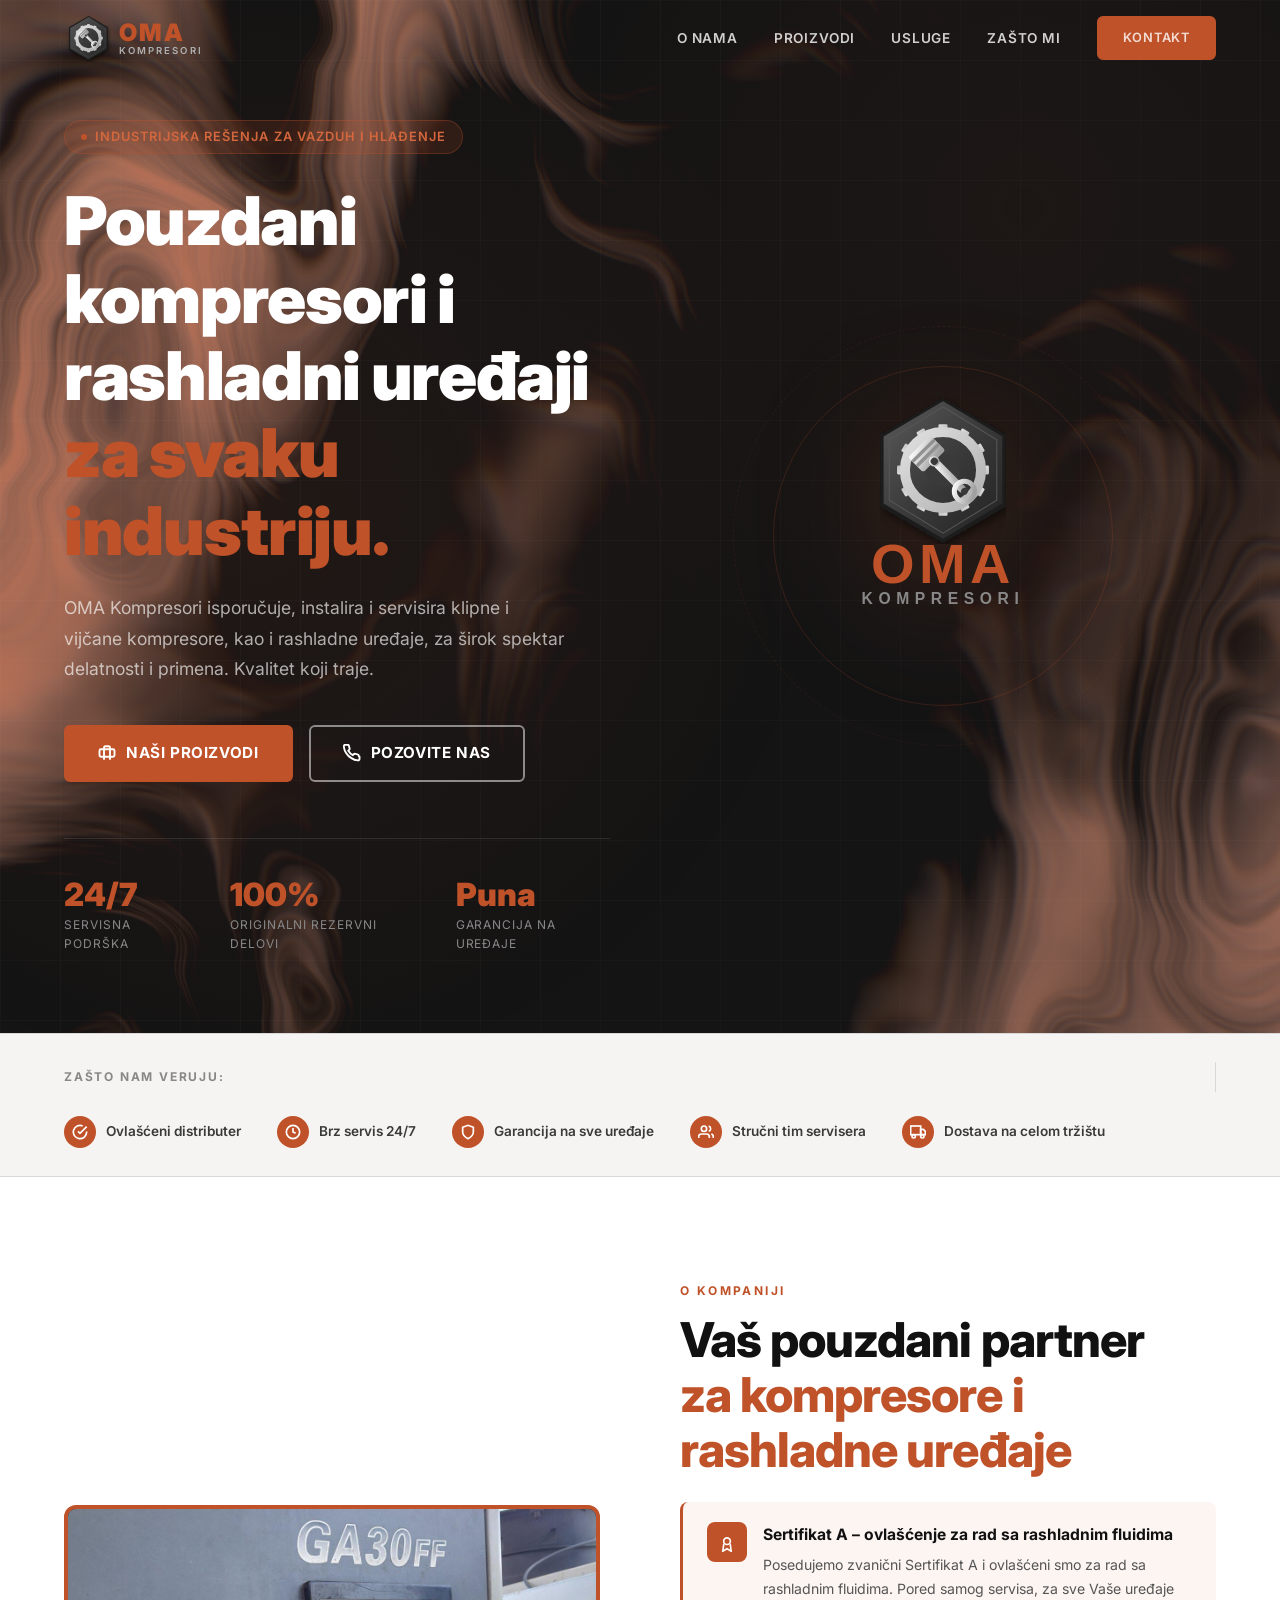
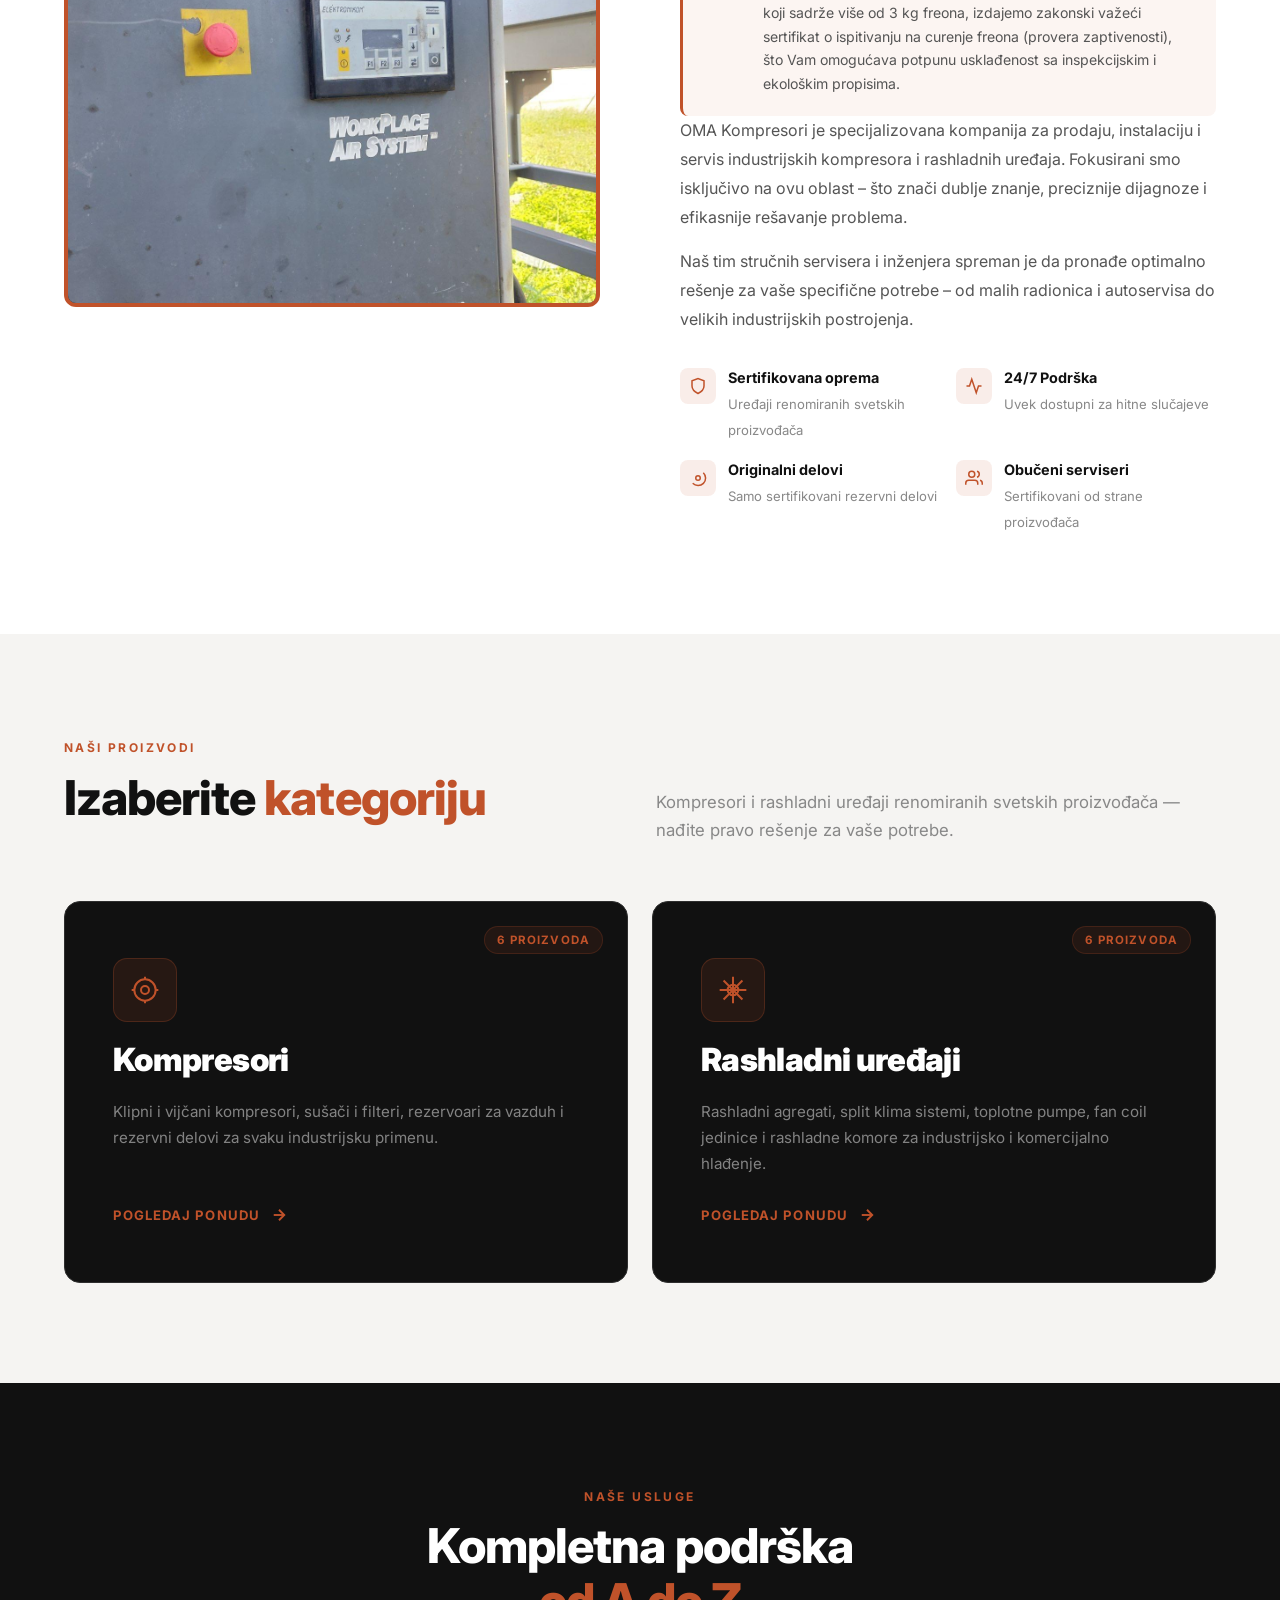
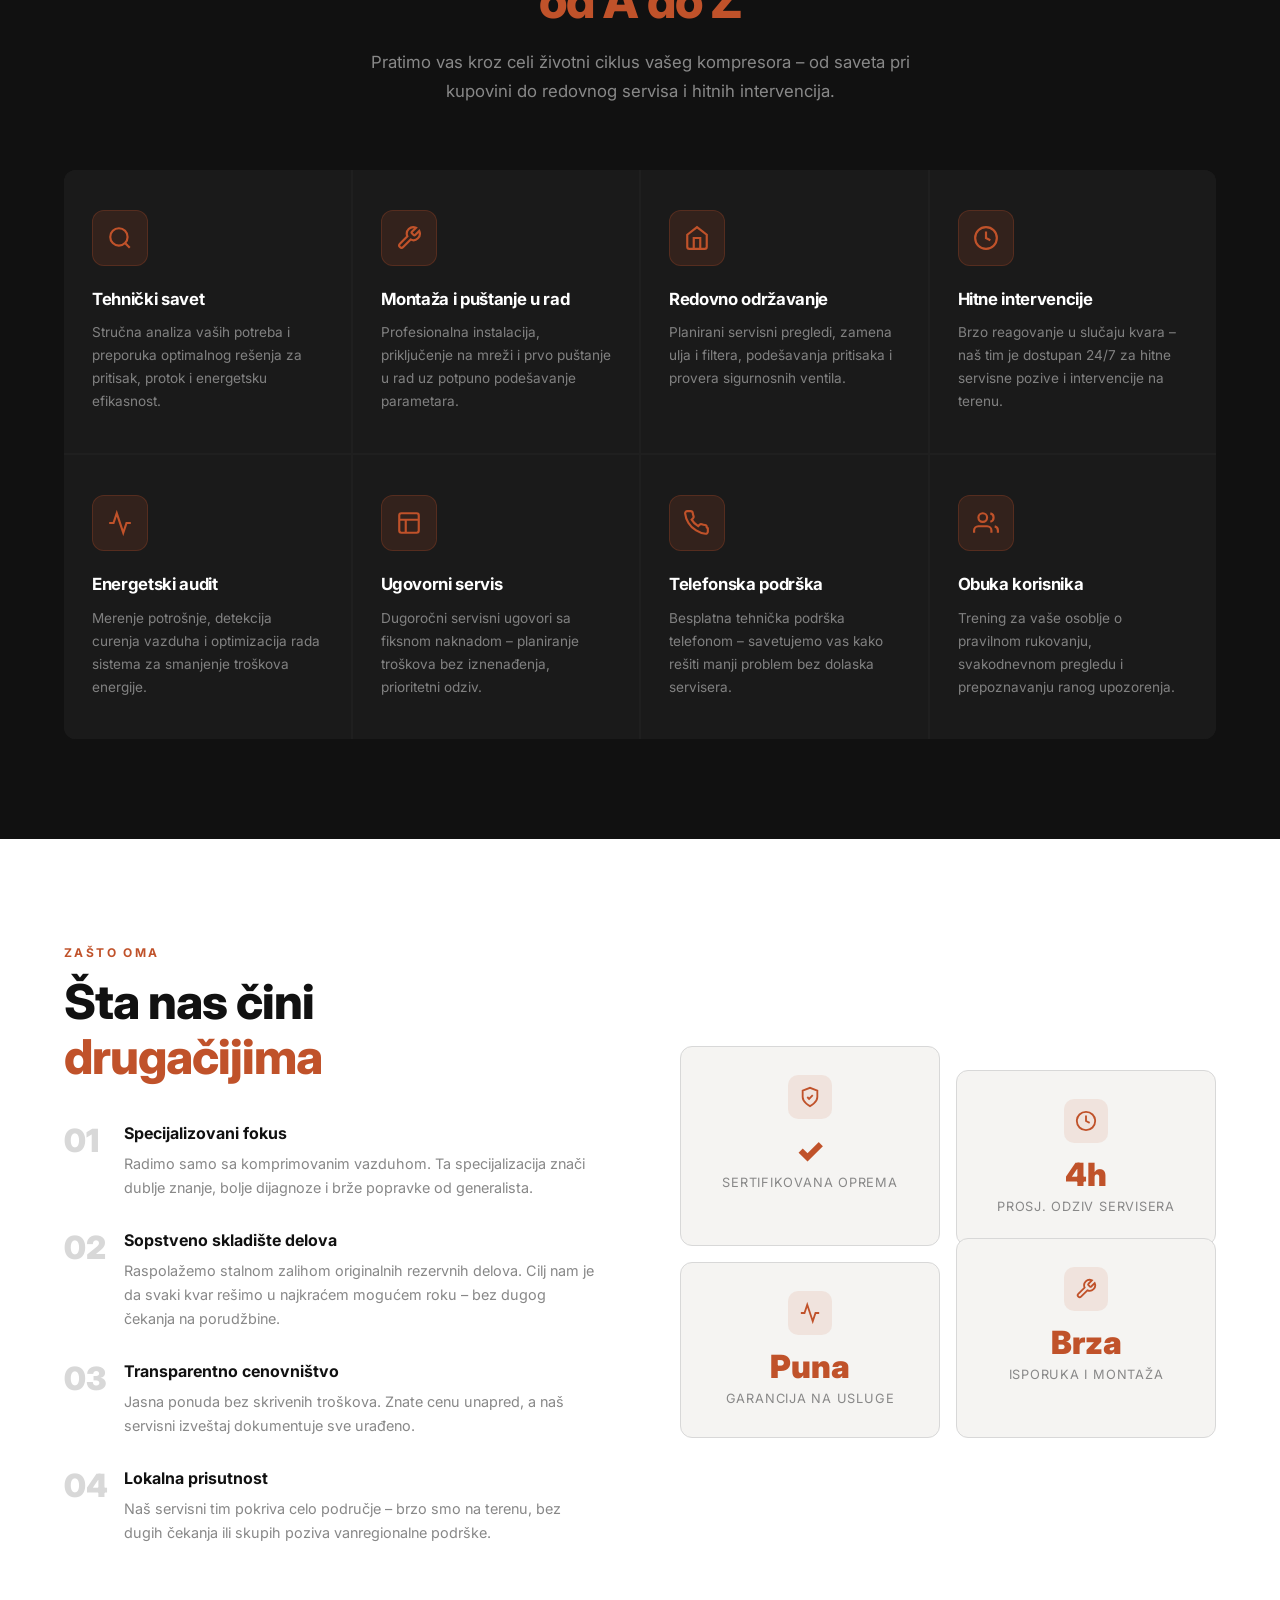
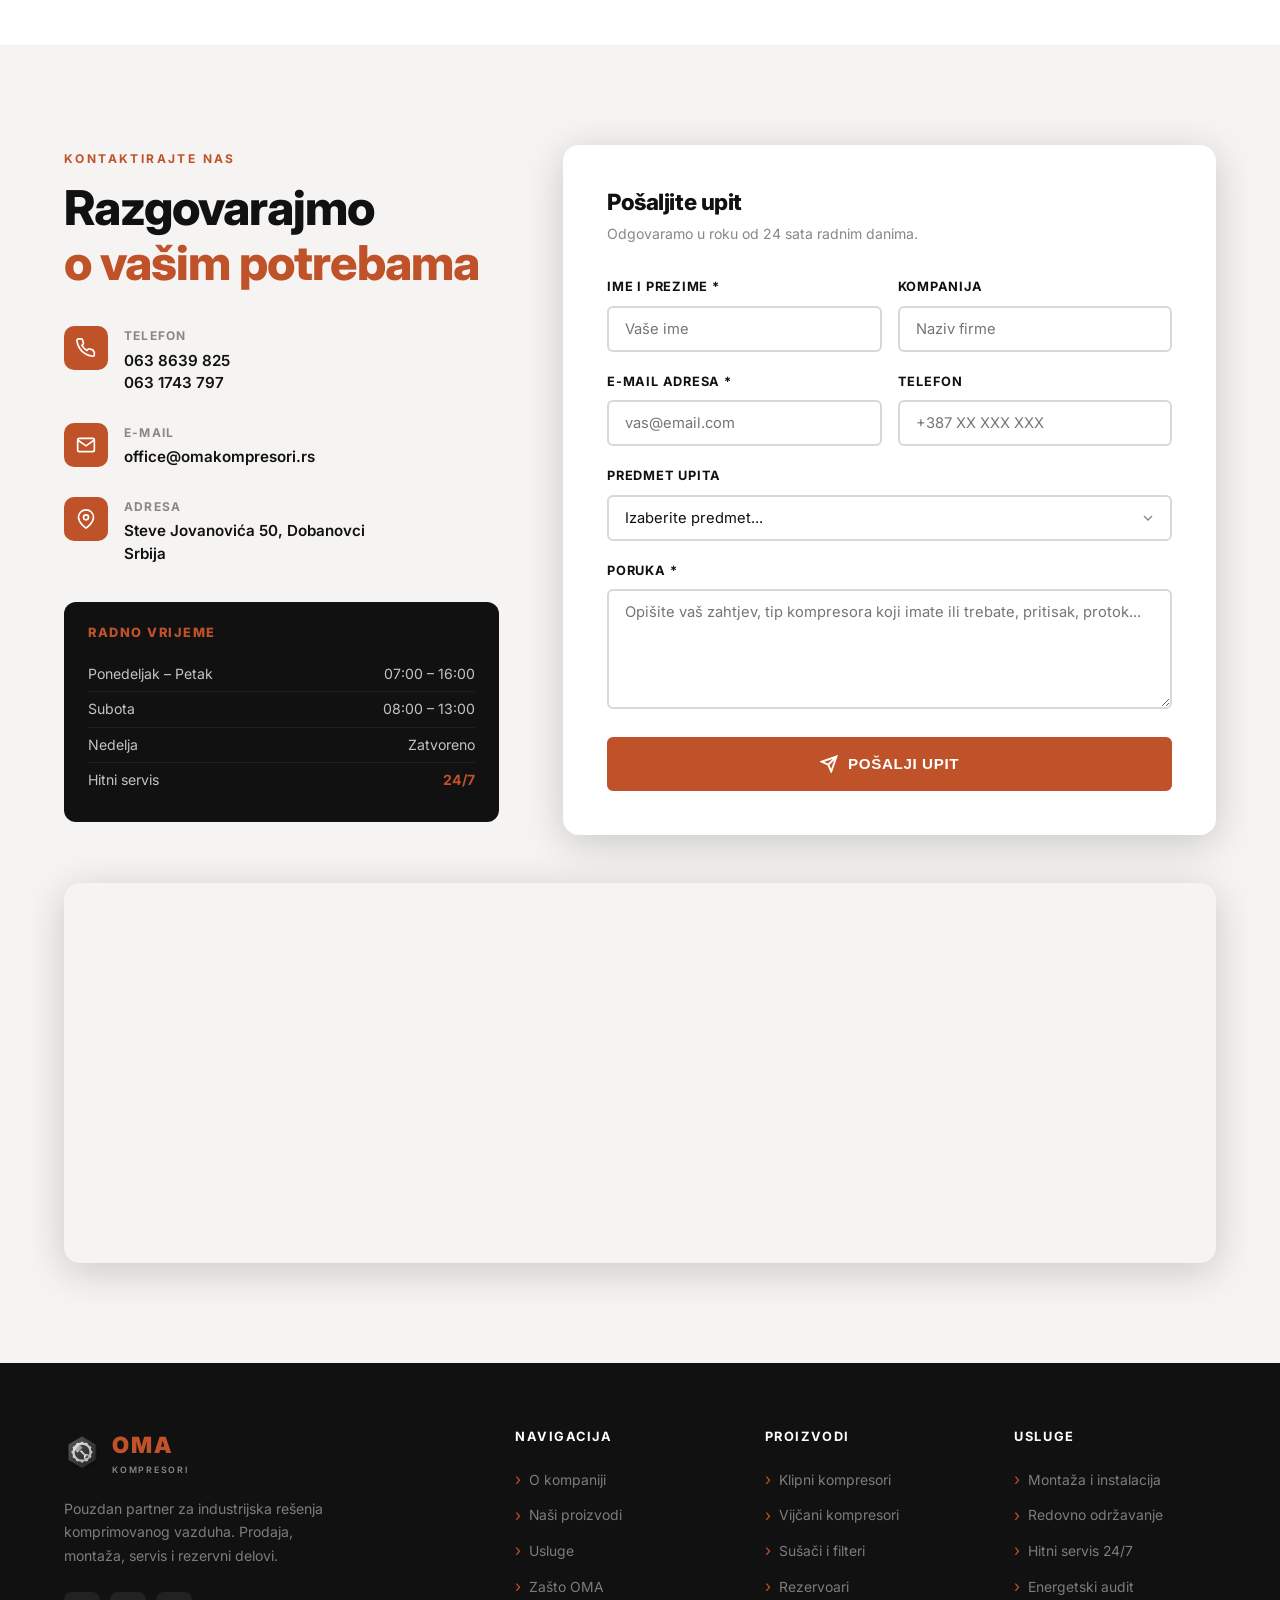
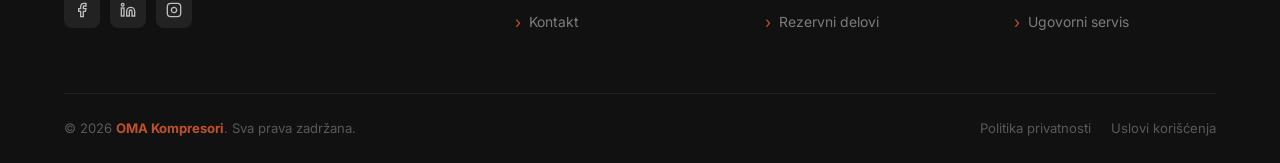
<file: index.html>
<!DOCTYPE html>
<html lang="sr">
<head>
  <meta charset="UTF-8" />
  <meta name="viewport" content="width=device-width, initial-scale=1.0" />
  <title>OMA Kompresori – Kompresori i Rashladni Uređaji za Industriju</title>
  <meta name="description" content="OMA Kompresori nudi prodaju, servis i ugradnju klipnih i vijčanih kompresora, kao i rashladnih uređaja, za industriju. Kvalitet, pouzdanost i stručnost." />
  <link rel="stylesheet" href="css/style.css" />
  <link rel="preconnect" href="https://fonts.googleapis.com" />
  <link rel="preconnect" href="https://fonts.gstatic.com" crossorigin />
  <link href="https://fonts.googleapis.com/css2?family=Inter:wght@400;500;600;700;800;900&display=swap" rel="stylesheet" />
</head>
<body>

<!-- ===== NAVBAR ===== -->
<nav id="navbar">
  <a href="#hero" class="nav-logo">
    <img src="bands_assets/oma-icon.svg" alt="OMA Kompresori Logo" />
    <div class="nav-logo-text">
      <span class="brand-oma">OMA</span>
      <span class="brand-sub">Kompresori</span>
    </div>
  </a>

  <ul class="nav-links">
    <li><a href="#about">O nama</a></li>
    <li><a href="#products">Proizvodi</a></li>
    <li><a href="#services">Usluge</a></li>
    <li><a href="#why-us">Zašto mi</a></li>
    <li><a href="#contact" class="btn btn-primary nav-cta">Kontakt</a></li>
  </ul>

  <button class="nav-toggle" id="nav-toggle" aria-label="Otvori meni">
    <span></span>
    <span></span>
    <span></span>
  </button>
</nav>

<!-- Mobile Nav -->
<div class="mobile-nav" id="mobile-nav">
  <a href="#about">O nama</a>
  <a href="#products">Proizvodi</a>
  <a href="#services">Usluge</a>
  <a href="#why-us">Zašto mi</a>
  <a href="#contact" class="btn btn-primary">Kontakt</a>
</div>

<!-- ===== HERO ===== -->
<section id="hero">
  <canvas id="hero-smoke-canvas"></canvas>
  <div class="hero-bg-pattern"></div>
  <div class="hero-grid-overlay"></div>
  <div class="container">
    <div class="hero-inner">
      <div class="hero-content">
        <div class="hero-badge">
          <div class="hero-badge-dot"></div>
          Industrijska rešenja za vazduh i hlađenje
        </div>

        <h1 class="hero-title">
          Pouzdani kompresori i rashladni uređaji
          <span class="accent">za svaku industriju.</span>
        </h1>

        <p class="hero-desc">
          OMA Kompresori isporučuje, instalira i servisira klipne i vijčane kompresore, kao i rashladne
          uređaje, za širok spektar delatnosti i primena. Kvalitet koji traje.
        </p>

        <div class="hero-actions">
          <a href="#products" class="btn btn-primary">
            <svg xmlns="http://www.w3.org/2000/svg" viewBox="0 0 24 24" fill="none" stroke="currentColor" stroke-width="2.5"><path d="M20 7H4a2 2 0 0 0-2 2v6a2 2 0 0 0 2 2h16a2 2 0 0 0 2-2V9a2 2 0 0 0-2-2z"/><path d="M16 21V5a2 2 0 0 0-2-2h-4a2 2 0 0 0-2 2v16"/></svg>
            Naši proizvodi
          </a>
          <a href="#contact" class="btn btn-outline">
            <svg xmlns="http://www.w3.org/2000/svg" viewBox="0 0 24 24" fill="none" stroke="currentColor" stroke-width="2.5"><path d="M22 16.92v3a2 2 0 0 1-2.18 2 19.79 19.79 0 0 1-8.63-3.07A19.5 19.5 0 0 1 4.15 12a19.79 19.79 0 0 1-3.07-8.67A2 2 0 0 1 3.06 1h3a2 2 0 0 1 2 1.72c.127.96.361 1.903.7 2.81a2 2 0 0 1-.45 2.11L7.09 8.91a16 16 0 0 0 6 6l1.27-1.27a2 2 0 0 1 2.11-.45c.907.339 1.85.573 2.81.7A2 2 0 0 1 21 16z"/></svg>
            Pozovite nas
          </a>
        </div>

        <div class="hero-stats">
          <div>
            <div class="hero-stat-num"><span>24/7</span></div>
            <div class="hero-stat-label">Servisna podrška</div>
          </div>
          <div>
            <div class="hero-stat-num"><span>100%</span></div>
            <div class="hero-stat-label">Originalni rezervni delovi</div>
          </div>
          <div>
            <div class="hero-stat-num"><span>Puna</span></div>
            <div class="hero-stat-label">Garancija na uređaje</div>
          </div>
        </div>
      </div>

      <div class="hero-visual">
        <div class="hero-logo-wrap">
          <div class="hero-logo-ring"></div>
          <div class="hero-logo-ring"></div>
          <img class="hero-logo-svg" src="bands_assets/OMA Kompresori logo vektorski.svg" alt="OMA Logo" width="280" />
        </div>
      </div>
    </div>
  </div>
</section>

<!-- ===== TRUST BAR ===== -->
<div id="trust-bar">
  <div class="container">
    <div class="trust-inner">
      <span class="trust-label">Zašto nam veruju:</span>
      <div class="trust-divider"></div>
      <div class="trust-items">
        <div class="trust-item">
          <div class="trust-icon">
            <svg xmlns="http://www.w3.org/2000/svg" viewBox="0 0 24 24" fill="none" stroke="currentColor" stroke-width="2.5"><path d="M22 11.08V12a10 10 0 1 1-5.93-9.14"/><polyline points="22 4 12 14.01 9 11.01"/></svg>
          </div>
          Ovlašćeni distributer
        </div>
        <div class="trust-item">
          <div class="trust-icon">
            <svg xmlns="http://www.w3.org/2000/svg" viewBox="0 0 24 24" fill="none" stroke="currentColor" stroke-width="2.5"><circle cx="12" cy="12" r="10"/><polyline points="12 6 12 12 16 14"/></svg>
          </div>
          Brz servis 24/7
        </div>
        <div class="trust-item">
          <div class="trust-icon">
            <svg xmlns="http://www.w3.org/2000/svg" viewBox="0 0 24 24" fill="none" stroke="currentColor" stroke-width="2.5"><path d="M12 22s8-4 8-10V5l-8-3-8 3v7c0 6 8 10 8 10z"/></svg>
          </div>
          Garancija na sve uređaje
        </div>
        <div class="trust-item">
          <div class="trust-icon">
            <svg xmlns="http://www.w3.org/2000/svg" viewBox="0 0 24 24" fill="none" stroke="currentColor" stroke-width="2.5"><path d="M17 21v-2a4 4 0 0 0-4-4H5a4 4 0 0 0-4 4v2"/><circle cx="9" cy="7" r="4"/><path d="M23 21v-2a4 4 0 0 0-3-3.87"/><path d="M16 3.13a4 4 0 0 1 0 7.75"/></svg>
          </div>
          Stručni tim servisera
        </div>
        <div class="trust-item">
          <div class="trust-icon">
            <svg xmlns="http://www.w3.org/2000/svg" viewBox="0 0 24 24" fill="none" stroke="currentColor" stroke-width="2.5"><rect x="1" y="3" width="15" height="13"/><polygon points="16 8 20 8 23 11 23 16 16 16 16 8"/><circle cx="5.5" cy="18.5" r="2.5"/><circle cx="18.5" cy="18.5" r="2.5"/></svg>
          </div>
          Dostava na celom tržištu
        </div>
      </div>
    </div>
  </div>
</div>

<!-- ===== ABOUT ===== -->
<section id="about">
  <div class="container">
    <div class="about-grid">
      <div class="about-visual fade-up">
        <div class="about-img-frame">
          <div class="about-slideshow">
            <img src="images/about/about-1.jpeg" alt="OMA Kompresori - fotografija 1" class="about-slide active">
            <img src="images/about/about-2.jpeg" alt="OMA Kompresori - fotografija 2" class="about-slide">
            <img src="images/about/about-3.jpeg" alt="OMA Kompresori - fotografija 3" class="about-slide">
            <img src="images/about/about-4.jpeg" alt="OMA Kompresori - fotografija 4" class="about-slide">
            <img src="images/about/about-5.jpeg" alt="OMA Kompresori - fotografija 5" class="about-slide">
            <img src="images/about/about-6.jpeg" alt="OMA Kompresori - fotografija 6" class="about-slide">
          </div>
        </div>
      </div>

      <div class="about-content fade-up">
        <span class="section-label">O kompaniji</span>
        <h2 class="section-title">Vaš pouzdani partner<br><span>za kompresore i rashladne uređaje</span></h2>

        <div class="about-license-box">
          <div class="about-license-icon">
            <svg xmlns="http://www.w3.org/2000/svg" viewBox="0 0 24 24" fill="none" stroke="currentColor" stroke-width="2"><path d="M12 15a4 4 0 1 0 0-8 4 4 0 0 0 0 8z"/><path d="M8.21 13.89 7 23l5-3 5 3-1.21-9.12"/></svg>
          </div>
          <div class="about-license-text">
            <strong>Sertifikat A – ovlašćenje za rad sa rashladnim fluidima</strong>
            <p>
              Posedujemo zvanični Sertifikat A i ovlašćeni smo za rad sa rashladnim fluidima. Pored samog servisa, za sve Vaše uređaje
              koji sadrže više od 3 kg freona, izdajemo zakonski važeći sertifikat o ispitivanju na curenje freona (provera zaptivenosti),
              što Vam omogućava potpunu usklađenost sa inspekcijskim i ekološkim propisima.
            </p>
          </div>
        </div>

        <p class="about-text">
          OMA Kompresori je specijalizovana kompanija za prodaju, instalaciju i servis industrijskih kompresora i rashladnih uređaja.
          Fokusirani smo isključivo na ovu oblast – što znači dublje znanje, preciznije dijagnoze i efikasnije rešavanje problema.
        </p>
        <p class="about-text">
          Naš tim stručnih servisera i inženjera spreman je da pronađe optimalno rešenje za vaše specifične potrebe –
          od malih radionica i autoservisa do velikih industrijskih postrojenja.
        </p>

        <div class="about-features">
          <div class="about-feature">
            <div class="about-feature-icon">
              <svg xmlns="http://www.w3.org/2000/svg" viewBox="0 0 24 24" fill="none" stroke="currentColor" stroke-width="2"><path d="M12 22s8-4 8-10V5l-8-3-8 3v7c0 6 8 10 8 10z"/></svg>
            </div>
            <div class="about-feature-text">
              <strong>Sertifikovana oprema</strong>
              <span>Uređaji renomiranih svetskih proizvođača</span>
            </div>
          </div>
          <div class="about-feature">
            <div class="about-feature-icon">
              <svg xmlns="http://www.w3.org/2000/svg" viewBox="0 0 24 24" fill="none" stroke="currentColor" stroke-width="2"><polyline points="22 12 18 12 15 21 9 3 6 12 2 12"/></svg>
            </div>
            <div class="about-feature-text">
              <strong>24/7 Podrška</strong>
              <span>Uvek dostupni za hitne slučajeve</span>
            </div>
          </div>
          <div class="about-feature">
            <div class="about-feature-icon">
              <svg xmlns="http://www.w3.org/2000/svg" viewBox="0 0 24 24" fill="none" stroke="currentColor" stroke-width="2"><circle cx="12" cy="12" r="3"/><path d="M19.07 4.93A10 10 0 1 1 4.93 19.07"/></svg>
            </div>
            <div class="about-feature-text">
              <strong>Originalni delovi</strong>
              <span>Samo sertifikovani rezervni delovi</span>
            </div>
          </div>
          <div class="about-feature">
            <div class="about-feature-icon">
              <svg xmlns="http://www.w3.org/2000/svg" viewBox="0 0 24 24" fill="none" stroke="currentColor" stroke-width="2"><path d="M17 21v-2a4 4 0 0 0-4-4H5a4 4 0 0 0-4 4v2"/><circle cx="9" cy="7" r="4"/><path d="M23 21v-2a4 4 0 0 0-3-3.87"/><path d="M16 3.13a4 4 0 0 1 0 7.75"/></svg>
            </div>
            <div class="about-feature-text">
              <strong>Obučeni serviseri</strong>
              <span>Sertifikovani od strane proizvođača</span>
            </div>
          </div>
        </div>
      </div>
    </div>
  </div>
</section>

<!-- ===== PRODUCTS ===== -->
<section id="products">
  <div class="container">
    <div class="products-header">
      <div>
        <span class="section-label">Naši proizvodi</span>
        <h2 class="section-title">Izaberite <span>kategoriju</span></h2>
      </div>
      <p class="section-subtitle">Kompresori i rashladni uređaji renomiranih svetskih proizvođača — nađite pravo rešenje za vaše potrebe.</p>
    </div>

    <div class="category-selector">
      <a href="kompresori.html" class="category-card fade-up">
        <span class="category-count">6 proizvoda</span>
        <div class="category-card-icon">
          <svg xmlns="http://www.w3.org/2000/svg" viewBox="0 0 24 24" fill="none" stroke="currentColor" stroke-width="1.5"><circle cx="12" cy="12" r="8"/><circle cx="12" cy="12" r="3"/><line x1="12" y1="2" x2="12" y2="4"/><line x1="12" y1="20" x2="12" y2="22"/><line x1="2" y1="12" x2="4" y2="12"/><line x1="20" y1="12" x2="22" y2="12"/></svg>
        </div>
        <h3>Kompresori</h3>
        <p>Klipni i vijčani kompresori, sušači i filteri, rezervoari za vazduh i rezervni delovi za svaku industrijsku primenu.</p>
        <span class="category-arrow">
          Pogledaj ponudu
          <svg xmlns="http://www.w3.org/2000/svg" viewBox="0 0 24 24" fill="none" stroke="currentColor" stroke-width="2.5"><line x1="5" y1="12" x2="19" y2="12"/><polyline points="12 5 19 12 12 19"/></svg>
        </span>
      </a>

      <a href="rashladni.html" class="category-card fade-up">
        <span class="category-count">6 proizvoda</span>
        <div class="category-card-icon">
          <svg xmlns="http://www.w3.org/2000/svg" viewBox="0 0 24 24" fill="none" stroke="currentColor" stroke-width="1.5"><path d="M12 2v20M2 12h20M4.93 4.93l14.14 14.14M19.07 4.93L4.93 19.07"/><circle cx="12" cy="12" r="4"/></svg>
        </div>
        <h3>Rashladni uređaji</h3>
        <p>Rashladni agregati, split klima sistemi, toplotne pumpe, fan coil jedinice i rashladne komore za industrijsko i komercijalno hlađenje.</p>
        <span class="category-arrow">
          Pogledaj ponudu
          <svg xmlns="http://www.w3.org/2000/svg" viewBox="0 0 24 24" fill="none" stroke="currentColor" stroke-width="2.5"><line x1="5" y1="12" x2="19" y2="12"/><polyline points="12 5 19 12 12 19"/></svg>
        </span>
      </a>
    </div>
  </div>
</section>

<!-- ===== SERVICES ===== -->
<section id="services">
  <div class="container">
    <div class="services-header fade-up">
      <span class="section-label">Naše usluge</span>
      <h2 class="section-title">Kompletna podrška<br><span>od A do Z</span></h2>
      <p class="section-subtitle">Pratimo vas kroz celi životni ciklus vašeg kompresora – od saveta pri kupovini do redovnog servisa i hitnih intervencija.</p>
    </div>

    <div class="services-grid">
      <div class="service-card fade-up">
        <div class="service-icon">
          <svg xmlns="http://www.w3.org/2000/svg" viewBox="0 0 24 24" fill="none" stroke="currentColor" stroke-width="2"><circle cx="11" cy="11" r="8"/><line x1="21" y1="21" x2="16.65" y2="16.65"/></svg>
        </div>
        <h3 class="service-title">Tehnički savet</h3>
        <p class="service-desc">Stručna analiza vaših potreba i preporuka optimalnog rešenja za pritisak, protok i energetsku efikasnost.</p>
      </div>

      <div class="service-card fade-up">
        <div class="service-icon">
          <svg xmlns="http://www.w3.org/2000/svg" viewBox="0 0 24 24" fill="none" stroke="currentColor" stroke-width="2"><path d="M14.7 6.3a1 1 0 0 0 0 1.4l1.6 1.6a1 1 0 0 0 1.4 0l3.77-3.77a6 6 0 0 1-7.94 7.94l-6.91 6.91a2.12 2.12 0 0 1-3-3l6.91-6.91a6 6 0 0 1 7.94-7.94l-3.76 3.76z"/></svg>
        </div>
        <h3 class="service-title">Montaža i puštanje u rad</h3>
        <p class="service-desc">Profesionalna instalacija, priključenje na mreži i prvo puštanje u rad uz potpuno podešavanje parametara.</p>
      </div>

      <div class="service-card fade-up">
        <div class="service-icon">
          <svg xmlns="http://www.w3.org/2000/svg" viewBox="0 0 24 24" fill="none" stroke="currentColor" stroke-width="2"><path d="M3 9l9-7 9 7v11a2 2 0 0 1-2 2H5a2 2 0 0 1-2-2z"/><polyline points="9 22 9 12 15 12 15 22"/></svg>
        </div>
        <h3 class="service-title">Redovno održavanje</h3>
        <p class="service-desc">Planirani servisni pregledi, zamena ulja i filtera, podešavanja pritisaka i provera sigurnosnih ventila.</p>
      </div>

      <div class="service-card fade-up">
        <div class="service-icon">
          <svg xmlns="http://www.w3.org/2000/svg" viewBox="0 0 24 24" fill="none" stroke="currentColor" stroke-width="2"><circle cx="12" cy="12" r="10"/><polyline points="12 6 12 12 16 14"/></svg>
        </div>
        <h3 class="service-title">Hitne intervencije</h3>
        <p class="service-desc">Brzo reagovanje u slučaju kvara – naš tim je dostupan 24/7 za hitne servisne pozive i intervencije na terenu.</p>
      </div>

      <div class="service-card fade-up">
        <div class="service-icon">
          <svg xmlns="http://www.w3.org/2000/svg" viewBox="0 0 24 24" fill="none" stroke="currentColor" stroke-width="2"><polyline points="22 12 18 12 15 21 9 3 6 12 2 12"/></svg>
        </div>
        <h3 class="service-title">Energetski audit</h3>
        <p class="service-desc">Merenje potrošnje, detekcija curenja vazduha i optimizacija rada sistema za smanjenje troškova energije.</p>
      </div>

      <div class="service-card fade-up">
        <div class="service-icon">
          <svg xmlns="http://www.w3.org/2000/svg" viewBox="0 0 24 24" fill="none" stroke="currentColor" stroke-width="2"><rect x="3" y="3" width="18" height="18" rx="2"/><path d="M3 9h18M9 21V9"/></svg>
        </div>
        <h3 class="service-title">Ugovorni servis</h3>
        <p class="service-desc">Dugoročni servisni ugovori sa fiksnom naknadom – planiranje troškova bez iznenađenja, prioritetni odziv.</p>
      </div>

      <div class="service-card fade-up">
        <div class="service-icon">
          <svg xmlns="http://www.w3.org/2000/svg" viewBox="0 0 24 24" fill="none" stroke="currentColor" stroke-width="2"><path d="M22 16.92v3a2 2 0 0 1-2.18 2 19.79 19.79 0 0 1-8.63-3.07A19.5 19.5 0 0 1 4.15 12a19.79 19.79 0 0 1-3.07-8.67A2 2 0 0 1 3.06 1h3a2 2 0 0 1 2 1.72c.127.96.361 1.903.7 2.81a2 2 0 0 1-.45 2.11L7.09 8.91a16 16 0 0 0 6 6l1.27-1.27a2 2 0 0 1 2.11-.45c.907.339 1.85.573 2.81.7A2 2 0 0 1 21 16z"/></svg>
        </div>
        <h3 class="service-title">Telefonska podrška</h3>
        <p class="service-desc">Besplatna tehnička podrška telefonom – savetujemo vas kako rešiti manji problem bez dolaska servisera.</p>
      </div>

      <div class="service-card fade-up">
        <div class="service-icon">
          <svg xmlns="http://www.w3.org/2000/svg" viewBox="0 0 24 24" fill="none" stroke="currentColor" stroke-width="2"><path d="M17 21v-2a4 4 0 0 0-4-4H5a4 4 0 0 0-4 4v2"/><circle cx="9" cy="7" r="4"/><path d="M23 21v-2a4 4 0 0 0-3-3.87"/><path d="M16 3.13a4 4 0 0 1 0 7.75"/></svg>
        </div>
        <h3 class="service-title">Obuka korisnika</h3>
        <p class="service-desc">Trening za vaše osoblje o pravilnom rukovanju, svakodnevnom pregledu i prepoznavanju ranog upozorenja.</p>
      </div>
    </div>
  </div>
</section>

<!-- ===== WHY US ===== -->
<section id="why-us">
  <div class="container">
    <div class="why-grid">
      <div class="why-content fade-up">
        <span class="section-label">Zašto OMA</span>
        <h2 class="section-title">Šta nas čini<br><span>drugačijima</span></h2>

        <div class="why-list">
          <div class="why-item">
            <span class="why-num">01</span>
            <div class="why-item-body">
              <strong>Specijalizovani fokus</strong>
              <p>Radimo samo sa komprimovanim vazduhom. Ta specijalizacija znači dublje znanje, bolje dijagnoze i brže popravke od generalista.</p>
            </div>
          </div>
          <div class="why-item">
            <span class="why-num">02</span>
            <div class="why-item-body">
              <strong>Sopstveno skladište delova</strong>
              <p>Raspolažemo stalnom zalihom originalnih rezervnih delova. Cilj nam je da svaki kvar rešimo u najkraćem mogućem roku – bez dugog čekanja na porudžbine.</p>
            </div>
          </div>
          <div class="why-item">
            <span class="why-num">03</span>
            <div class="why-item-body">
              <strong>Transparentno cenovništvo</strong>
              <p>Jasna ponuda bez skrivenih troškova. Znate cenu unapred, a naš servisni izveštaj dokumentuje sve urađeno.</p>
            </div>
          </div>
          <div class="why-item">
            <span class="why-num">04</span>
            <div class="why-item-body">
              <strong>Lokalna prisutnost</strong>
              <p>Naš servisni tim pokriva celo područje – brzo smo na terenu, bez dugih čekanja ili skupih poziva vanregionalne podrške.</p>
            </div>
          </div>
        </div>
      </div>

      <div class="why-visual">
        <div class="why-stat-card fade-up">
          <div class="why-stat-icon">
            <svg xmlns="http://www.w3.org/2000/svg" viewBox="0 0 24 24" fill="none" stroke="currentColor" stroke-width="2"><path d="M12 22s8-4 8-10V5l-8-3-8 3v7c0 6 8 10 8 10z"/><polyline points="9 12 11 14 15 10"/></svg>
          </div>
          <div class="why-stat-num"><span>✓</span></div>
          <div class="why-stat-label">Sertifikovana oprema</div>
        </div>

        <div class="why-stat-card fade-up">
          <div class="why-stat-icon">
            <svg xmlns="http://www.w3.org/2000/svg" viewBox="0 0 24 24" fill="none" stroke="currentColor" stroke-width="2"><circle cx="12" cy="12" r="10"/><polyline points="12 6 12 12 16 14"/></svg>
          </div>
          <div class="why-stat-num"><span data-target="4" data-suffix="h">0h</span></div>
          <div class="why-stat-label">Prosj. odziv servisera</div>
        </div>

        <div class="why-stat-card fade-up">
          <div class="why-stat-icon">
            <svg xmlns="http://www.w3.org/2000/svg" viewBox="0 0 24 24" fill="none" stroke="currentColor" stroke-width="2"><polyline points="22 12 18 12 15 21 9 3 6 12 2 12"/></svg>
          </div>
          <div class="why-stat-num"><span>Puna</span></div>
          <div class="why-stat-label">Garancija na usluge</div>
        </div>

        <div class="why-stat-card fade-up">
          <div class="why-stat-icon">
            <svg xmlns="http://www.w3.org/2000/svg" viewBox="0 0 24 24" fill="none" stroke="currentColor" stroke-width="2"><path d="M14.7 6.3a1 1 0 0 0 0 1.4l1.6 1.6a1 1 0 0 0 1.4 0l3.77-3.77a6 6 0 0 1-7.94 7.94l-6.91 6.91a2.12 2.12 0 0 1-3-3l6.91-6.91a6 6 0 0 1 7.94-7.94l-3.76 3.76z"/></svg>
          </div>
          <div class="why-stat-num"><span>Brza</span></div>
          <div class="why-stat-label">Isporuka i montaža</div>
        </div>
      </div>
    </div>
  </div>
</section>

<!-- ===== CONTACT ===== -->
<section id="contact">
  <div class="container">
    <div class="contact-grid">
      <div class="contact-info fade-up">
        <span class="section-label">Kontaktirajte nas</span>
        <h2 class="section-title">Razgovarajmo<br><span>o vašim potrebama</span></h2>

        <div class="contact-info-items">
          <div class="contact-info-item">
            <div class="contact-info-icon">
              <svg xmlns="http://www.w3.org/2000/svg" viewBox="0 0 24 24" fill="none" stroke="currentColor" stroke-width="2"><path d="M22 16.92v3a2 2 0 0 1-2.18 2 19.79 19.79 0 0 1-8.63-3.07A19.5 19.5 0 0 1 4.15 12a19.79 19.79 0 0 1-3.07-8.67A2 2 0 0 1 3.06 1h3a2 2 0 0 1 2 1.72c.127.96.361 1.903.7 2.81a2 2 0 0 1-.45 2.11L7.09 8.91a16 16 0 0 0 6 6l1.27-1.27a2 2 0 0 1 2.11-.45c.907.339 1.85.573 2.81.7A2 2 0 0 1 21 16z"/></svg>
            </div>
            <div>
              <div class="contact-info-label">Telefon</div>
              <div class="contact-info-value">063 8639 825<br>063 1743 797</div>
            </div>
          </div>

          <div class="contact-info-item">
            <div class="contact-info-icon">
              <svg xmlns="http://www.w3.org/2000/svg" viewBox="0 0 24 24" fill="none" stroke="currentColor" stroke-width="2"><path d="M4 4h16c1.1 0 2 .9 2 2v12c0 1.1-.9 2-2 2H4c-1.1 0-2-.9-2-2V6c0-1.1.9-2 2-2z"/><polyline points="22,6 12,13 2,6"/></svg>
            </div>
            <div>
              <div class="contact-info-label">E-mail</div>
              <div class="contact-info-value">office@omakompresori.rs</div>
            </div>
          </div>

          <div class="contact-info-item">
            <div class="contact-info-icon">
              <svg xmlns="http://www.w3.org/2000/svg" viewBox="0 0 24 24" fill="none" stroke="currentColor" stroke-width="2"><path d="M21 10c0 7-9 13-9 13s-9-6-9-13a9 9 0 0 1 18 0z"/><circle cx="12" cy="10" r="3"/></svg>
            </div>
            <div>
              <div class="contact-info-label">Adresa</div>
              <div class="contact-info-value">Steve Jovanovića 50, Dobanovci<br>Srbija</div>
            </div>
          </div>
        </div>

        <div class="contact-hours">
          <h4>Radno vrijeme</h4>
          <div class="hours-row"><span>Ponedeljak – Petak</span><span>07:00 – 16:00</span></div>
          <div class="hours-row"><span>Subota</span><span>08:00 – 13:00</span></div>
          <div class="hours-row"><span>Nedelja</span><span>Zatvoreno</span></div>
          <div class="hours-row"><span>Hitni servis</span><span style="color: #c0522a; font-weight: 700;">24/7</span></div>
        </div>
      </div>

      <div class="contact-form fade-up">
        <h3 class="form-title">Pošaljite upit</h3>
        <p class="form-subtitle">Odgovaramo u roku od 24 sata radnim danima.</p>

        <form id="contact-form" novalidate>
          <div class="form-row">
            <div class="form-group">
              <label for="name">Ime i prezime *</label>
              <input type="text" id="name" name="name" placeholder="Vaše ime" required />
            </div>
            <div class="form-group">
              <label for="company">Kompanija</label>
              <input type="text" id="company" name="company" placeholder="Naziv firme" />
            </div>
          </div>

          <div class="form-row">
            <div class="form-group">
              <label for="email">E-mail adresa *</label>
              <input type="email" id="email" name="email" placeholder="vas@email.com" required />
            </div>
            <div class="form-group">
              <label for="phone">Telefon</label>
              <input type="tel" id="phone" name="phone" placeholder="+387 XX XXX XXX" />
            </div>
          </div>

          <div class="form-group">
            <label for="subject">Predmet upita</label>
            <select id="subject" name="subject">
              <option value="">Izaberite predmet...</option>
              <option value="kupovina">Kupovina kompresora</option>
              <option value="servis">Servisni pregled</option>
              <option value="kvar">Prijava kvara</option>
              <option value="dijelovi">Rezervni delovi</option>
              <option value="ponuda">Zatražiti ponudu</option>
              <option value="ostalo">Ostalo</option>
            </select>
          </div>

          <div class="form-group">
            <label for="message">Poruka *</label>
            <textarea id="message" name="message" placeholder="Opišite vaš zahtjev, tip kompresora koji imate ili trebate, pritisak, protok..." required></textarea>
          </div>

          <button type="submit" class="btn btn-primary" style="width:100%; justify-content:center; padding:16px;">
            <svg xmlns="http://www.w3.org/2000/svg" viewBox="0 0 24 24" fill="none" stroke="currentColor" stroke-width="2.5"><line x1="22" y1="2" x2="11" y2="13"/><polygon points="22 2 15 22 11 13 2 9 22 2"/></svg>
            Pošalji upit
          </button>
        </form>
      </div>
    </div>

    <div class="contact-map">
      <iframe
        src="https://maps.google.com/maps?q=Steve+Jovanovica+50,+Dobanovci,+Serbia&output=embed&hl=sr"
        width="100%"
        height="380"
        style="border:0; display:block;"
        allowfullscreen=""
        loading="lazy"
        referrerpolicy="no-referrer-when-downgrade"
        title="OMA Kompresori lokacija">
      </iframe>
    </div>
  </div>
</section>

<!-- ===== FOOTER ===== -->
<footer>
  <div class="container">
    <div class="footer-top">
      <div>
        <div class="footer-brand-logo">
          <img src="bands_assets/oma-icon.svg" alt="OMA Kompresori Logo" />
          <div>
            <div class="footer-brand-oma">OMA</div>
            <div class="footer-brand-sub">Kompresori</div>
          </div>
        </div>
        <p class="footer-brand-desc">
          Pouzdan partner za industrijska rešenja komprimovanog vazduha. Prodaja, montaža, servis i rezervni delovi.
        </p>
        <div class="footer-social">
          <a href="#" aria-label="Facebook">
            <svg xmlns="http://www.w3.org/2000/svg" viewBox="0 0 24 24" fill="none" stroke="currentColor" stroke-width="2"><path d="M18 2h-3a5 5 0 0 0-5 5v3H7v4h3v8h4v-8h3l1-4h-4V7a1 1 0 0 1 1-1h3z"/></svg>
          </a>
          <a href="#" aria-label="LinkedIn">
            <svg xmlns="http://www.w3.org/2000/svg" viewBox="0 0 24 24" fill="none" stroke="currentColor" stroke-width="2"><path d="M16 8a6 6 0 0 1 6 6v7h-4v-7a2 2 0 0 0-2-2 2 2 0 0 0-2 2v7h-4v-7a6 6 0 0 1 6-6z"/><rect x="2" y="9" width="4" height="12"/><circle cx="4" cy="4" r="2"/></svg>
          </a>
          <a href="#" aria-label="Instagram">
            <svg xmlns="http://www.w3.org/2000/svg" viewBox="0 0 24 24" fill="none" stroke="currentColor" stroke-width="2"><rect x="2" y="2" width="20" height="20" rx="5" ry="5"/><path d="M16 11.37A4 4 0 1 1 12.63 8 4 4 0 0 1 16 11.37z"/><line x1="17.5" y1="6.5" x2="17.51" y2="6.5"/></svg>
          </a>
        </div>
      </div>

      <div class="footer-col">
        <h5>Navigacija</h5>
        <ul>
          <li><a href="#about">O kompaniji</a></li>
          <li><a href="#products">Naši proizvodi</a></li>
          <li><a href="#services">Usluge</a></li>
          <li><a href="#why-us">Zašto OMA</a></li>
          <li><a href="#contact">Kontakt</a></li>
        </ul>
      </div>

      <div class="footer-col">
        <h5>Proizvodi</h5>
        <ul>
          <li><a href="#products">Klipni kompresori</a></li>
          <li><a href="#products">Vijčani kompresori</a></li>
          <li><a href="#products">Sušači i filteri</a></li>
          <li><a href="#products">Rezervoari</a></li>
          <li><a href="#products">Rezervni delovi</a></li>
        </ul>
      </div>

      <div class="footer-col">
        <h5>Usluge</h5>
        <ul>
          <li><a href="#services">Montaža i instalacija</a></li>
          <li><a href="#services">Redovno održavanje</a></li>
          <li><a href="#services">Hitni servis 24/7</a></li>
          <li><a href="#services">Energetski audit</a></li>
          <li><a href="#services">Ugovorni servis</a></li>
        </ul>
      </div>
    </div>

    <div class="footer-bottom">
      <p>&copy; 2026 <strong>OMA Kompresori</strong>. Sva prava zadržana.</p>
      <div class="footer-bottom-links">
        <a href="#">Politika privatnosti</a>
        <a href="#">Uslovi korišćenja</a>
      </div>
    </div>
  </div>
</footer>

<!-- ===== SCROLL TO TOP ===== -->
<button id="scroll-top" aria-label="Nazad na vrh">
  <svg xmlns="http://www.w3.org/2000/svg" viewBox="0 0 24 24" fill="none" stroke="currentColor" stroke-width="2.5"><polyline points="18 15 12 9 6 15"/></svg>
</button>

<script src="js/main.js"></script>
</body>
</html>
</file>
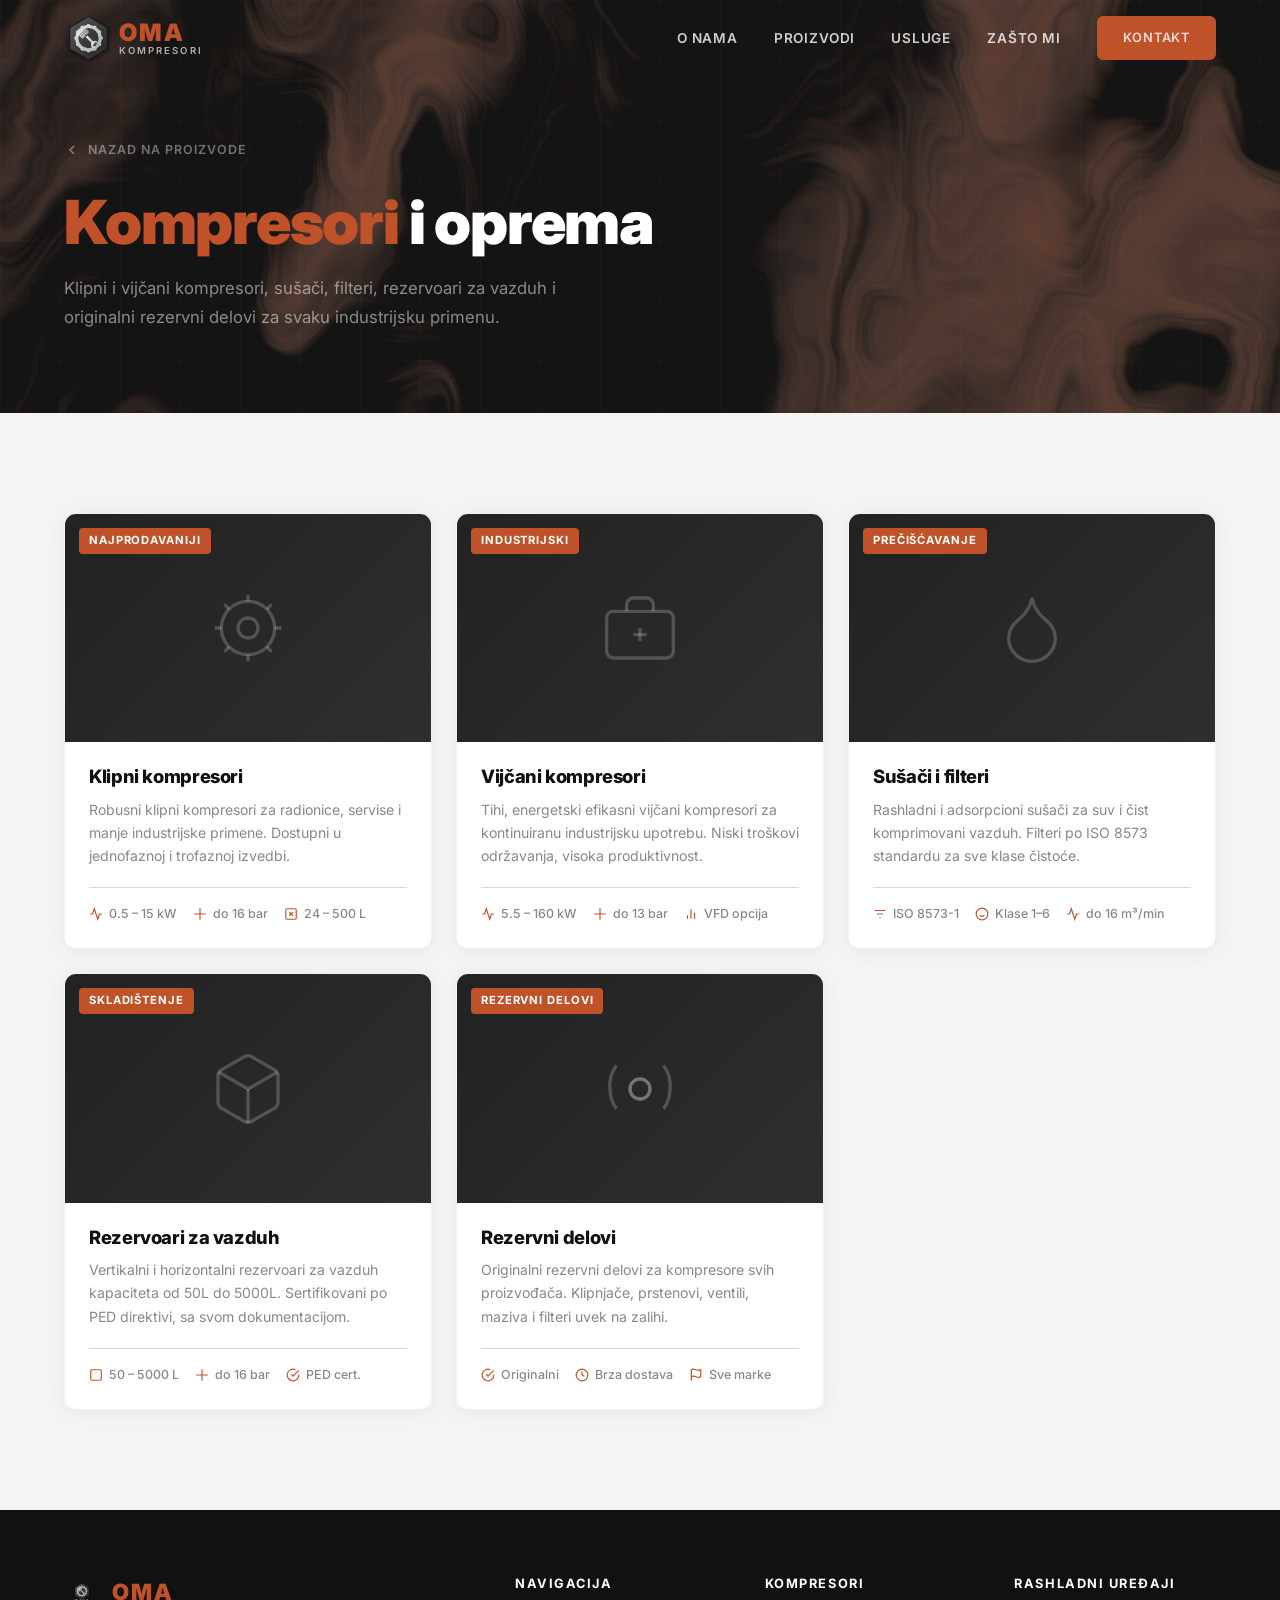
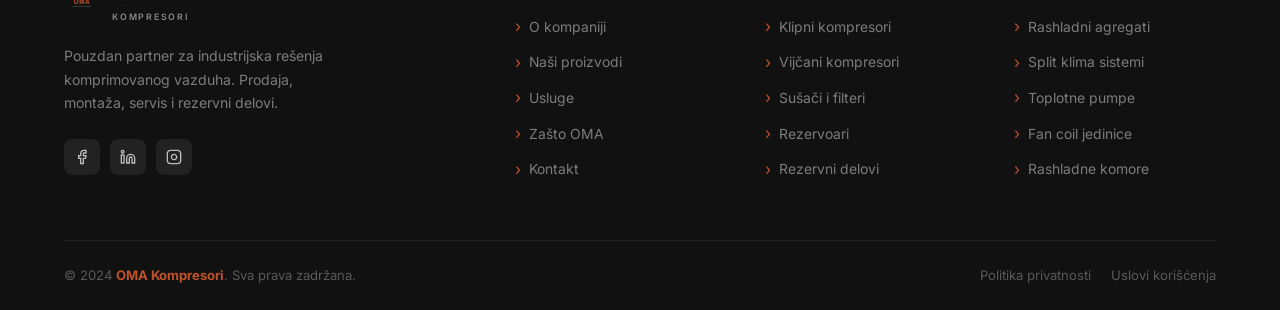
<file: kompresori.html>
<!DOCTYPE html>
<html lang="sr">
<head>
  <meta charset="UTF-8" />
  <meta name="viewport" content="width=device-width, initial-scale=1.0" />
  <title>Kompresori – OMA Kompresori</title>
  <meta name="description" content="Klipni i vijčani kompresori, sušači, filteri i rezervoari. OMA Kompresori – pouzdana industrijska rešenja." />
  <link rel="stylesheet" href="css/style.css" />
  <link rel="preconnect" href="https://fonts.googleapis.com" />
  <link rel="preconnect" href="https://fonts.gstatic.com" crossorigin />
  <link href="https://fonts.googleapis.com/css2?family=Inter:wght@400;500;600;700;800;900&display=swap" rel="stylesheet" />
</head>
<body>

<!-- ===== NAVBAR ===== -->
<nav id="navbar">
  <a href="index.html" class="nav-logo">
    <img src="bands_assets/oma-icon.svg" alt="OMA Kompresori Logo" />
    <div class="nav-logo-text">
      <span class="brand-oma">OMA</span>
      <span class="brand-sub">Kompresori</span>
    </div>
  </a>
  <ul class="nav-links">
    <li><a href="index.html#about">O nama</a></li>
    <li><a href="index.html#products">Proizvodi</a></li>
    <li><a href="index.html#services">Usluge</a></li>
    <li><a href="index.html#why-us">Zašto mi</a></li>
    <li><a href="index.html#contact" class="btn btn-primary nav-cta">Kontakt</a></li>
  </ul>
  <button class="nav-toggle" id="nav-toggle" aria-label="Otvori meni">
    <span></span><span></span><span></span>
  </button>
</nav>

<div class="mobile-nav" id="mobile-nav">
  <a href="index.html#about">O nama</a>
  <a href="index.html#products">Proizvodi</a>
  <a href="index.html#services">Usluge</a>
  <a href="index.html#why-us">Zašto mi</a>
  <a href="index.html#contact" class="btn btn-primary">Kontakt</a>
</div>

<!-- ===== PAGE HEADER ===== -->
<div class="page-header">
  <canvas id="page-header-smoke-canvas"></canvas>
  <div class="container">
    <div class="page-header-inner">
      <a href="index.html#products" class="breadcrumb">
        <svg xmlns="http://www.w3.org/2000/svg" viewBox="0 0 24 24" fill="none" stroke="currentColor" stroke-width="2.5"><polyline points="15 18 9 12 15 6"/></svg>
        Nazad na proizvode
      </a>
      <h1><span>Kompresori</span> i oprema</h1>
      <p class="page-header-desc">Klipni i vijčani kompresori, sušači, filteri, rezervoari za vazduh i originalni rezervni delovi za svaku industrijsku primenu.</p>
    </div>
  </div>
</div>

<!-- ===== PRODUCTS ===== -->
<section id="products-page">
  <div class="container">
    <div class="products-grid">

      <div class="product-card fade-up">
        <div class="product-img">
          <div class="product-img-overlay"></div>
          <span class="product-tag">Najprodavaniji</span>
          <svg class="product-icon" xmlns="http://www.w3.org/2000/svg" viewBox="0 0 24 24" fill="none" stroke="currentColor" stroke-width="1">
            <circle cx="12" cy="12" r="8"/><circle cx="12" cy="12" r="3"/>
            <line x1="12" y1="2" x2="12" y2="4"/><line x1="12" y1="20" x2="12" y2="22"/>
            <line x1="2" y1="12" x2="4" y2="12"/><line x1="20" y1="12" x2="22" y2="12"/>
            <line x1="4.93" y1="4.93" x2="6.34" y2="6.34"/><line x1="17.66" y1="17.66" x2="19.07" y2="19.07"/>
            <line x1="19.07" y1="4.93" x2="17.66" y2="6.34"/><line x1="6.34" y1="17.66" x2="4.93" y2="19.07"/>
          </svg>
        </div>
        <div class="product-body">
          <h3 class="product-title">Klipni kompresori</h3>
          <p class="product-desc">Robusni klipni kompresori za radionice, servise i manje industrijske primene. Dostupni u jednofaznoj i trofaznoj izvedbi.</p>
          <div class="product-specs">
            <span class="product-spec">
              <svg xmlns="http://www.w3.org/2000/svg" viewBox="0 0 24 24" fill="none" stroke="currentColor" stroke-width="2"><polyline points="22 12 18 12 15 21 9 3 6 12 2 12"/></svg>
              0.5 – 15 kW
            </span>
            <span class="product-spec">
              <svg xmlns="http://www.w3.org/2000/svg" viewBox="0 0 24 24" fill="none" stroke="currentColor" stroke-width="2"><path d="M12 2v20M2 12h20"/></svg>
              do 16 bar
            </span>
            <span class="product-spec">
              <svg xmlns="http://www.w3.org/2000/svg" viewBox="0 0 24 24" fill="none" stroke="currentColor" stroke-width="2"><rect x="3" y="3" width="18" height="18" rx="2"/><line x1="9" y1="9" x2="15" y2="15"/><line x1="15" y1="9" x2="9" y2="15"/></svg>
              24 – 500 L
            </span>
          </div>
        </div>
      </div>

      <div class="product-card fade-up">
        <div class="product-img">
          <div class="product-img-overlay"></div>
          <span class="product-tag">Industrijski</span>
          <svg class="product-icon" xmlns="http://www.w3.org/2000/svg" viewBox="0 0 24 24" fill="none" stroke="currentColor" stroke-width="1">
            <rect x="2" y="7" width="20" height="14" rx="2"/>
            <path d="M16 7V5a2 2 0 0 0-2-2h-4a2 2 0 0 0-2 2v2"/>
            <line x1="12" y1="12" x2="12" y2="16"/><line x1="10" y1="14" x2="14" y2="14"/>
          </svg>
        </div>
        <div class="product-body">
          <h3 class="product-title">Vijčani kompresori</h3>
          <p class="product-desc">Tihi, energetski efikasni vijčani kompresori za kontinuiranu industrijsku upotrebu. Niski troškovi održavanja, visoka produktivnost.</p>
          <div class="product-specs">
            <span class="product-spec">
              <svg xmlns="http://www.w3.org/2000/svg" viewBox="0 0 24 24" fill="none" stroke="currentColor" stroke-width="2"><polyline points="22 12 18 12 15 21 9 3 6 12 2 12"/></svg>
              5.5 – 160 kW
            </span>
            <span class="product-spec">
              <svg xmlns="http://www.w3.org/2000/svg" viewBox="0 0 24 24" fill="none" stroke="currentColor" stroke-width="2"><path d="M12 2v20M2 12h20"/></svg>
              do 13 bar
            </span>
            <span class="product-spec">
              <svg xmlns="http://www.w3.org/2000/svg" viewBox="0 0 24 24" fill="none" stroke="currentColor" stroke-width="2"><path d="M18 20V10M12 20V4M6 20v-6"/></svg>
              VFD opcija
            </span>
          </div>
        </div>
      </div>

      <div class="product-card fade-up">
        <div class="product-img">
          <div class="product-img-overlay"></div>
          <span class="product-tag">Prečišćavanje</span>
          <svg class="product-icon" xmlns="http://www.w3.org/2000/svg" viewBox="0 0 24 24" fill="none" stroke="currentColor" stroke-width="1">
            <path d="M12 22a7 7 0 0 0 7-7c0-2-1-3.9-3-5.5s-3.5-4-4-6.5c-.5 2.5-2 4.9-4 6.5C6 11.1 5 13 5 15a7 7 0 0 0 7 7z"/>
          </svg>
        </div>
        <div class="product-body">
          <h3 class="product-title">Sušači i filteri</h3>
          <p class="product-desc">Rashladni i adsorpcioni sušači za suv i čist komprimovani vazduh. Filteri po ISO 8573 standardu za sve klase čistoće.</p>
          <div class="product-specs">
            <span class="product-spec">
              <svg xmlns="http://www.w3.org/2000/svg" viewBox="0 0 24 24" fill="none" stroke="currentColor" stroke-width="2"><path d="M3 6h18M7 12h10M11 18h2"/></svg>
              ISO 8573-1
            </span>
            <span class="product-spec">
              <svg xmlns="http://www.w3.org/2000/svg" viewBox="0 0 24 24" fill="none" stroke="currentColor" stroke-width="2"><circle cx="12" cy="12" r="10"/><path d="M8 14s1.5 2 4 2 4-2 4-2"/><line x1="9" y1="9" x2="9.01" y2="9"/><line x1="15" y1="9" x2="15.01" y2="9"/></svg>
              Klase 1–6
            </span>
            <span class="product-spec">
              <svg xmlns="http://www.w3.org/2000/svg" viewBox="0 0 24 24" fill="none" stroke="currentColor" stroke-width="2"><polyline points="22 12 18 12 15 21 9 3 6 12 2 12"/></svg>
              do 16 m³/min
            </span>
          </div>
        </div>
      </div>

      <div class="product-card fade-up">
        <div class="product-img">
          <div class="product-img-overlay"></div>
          <span class="product-tag">Skladištenje</span>
          <svg class="product-icon" xmlns="http://www.w3.org/2000/svg" viewBox="0 0 24 24" fill="none" stroke="currentColor" stroke-width="1">
            <path d="M21 16V8a2 2 0 0 0-1-1.73l-7-4a2 2 0 0 0-2 0l-7 4A2 2 0 0 0 3 8v8a2 2 0 0 0 1 1.73l7 4a2 2 0 0 0 2 0l7-4A2 2 0 0 0 21 16z"/>
            <polyline points="3.27 6.96 12 12.01 20.73 6.96"/>
            <line x1="12" y1="22.08" x2="12" y2="12"/>
          </svg>
        </div>
        <div class="product-body">
          <h3 class="product-title">Rezervoari za vazduh</h3>
          <p class="product-desc">Vertikalni i horizontalni rezervoari za vazduh kapaciteta od 50L do 5000L. Sertifikovani po PED direktivi, sa svom dokumentacijom.</p>
          <div class="product-specs">
            <span class="product-spec">
              <svg xmlns="http://www.w3.org/2000/svg" viewBox="0 0 24 24" fill="none" stroke="currentColor" stroke-width="2"><rect x="3" y="3" width="18" height="18" rx="2"/></svg>
              50 – 5000 L
            </span>
            <span class="product-spec">
              <svg xmlns="http://www.w3.org/2000/svg" viewBox="0 0 24 24" fill="none" stroke="currentColor" stroke-width="2"><path d="M12 2v20M2 12h20"/></svg>
              do 16 bar
            </span>
            <span class="product-spec">
              <svg xmlns="http://www.w3.org/2000/svg" viewBox="0 0 24 24" fill="none" stroke="currentColor" stroke-width="2"><path d="M22 11.08V12a10 10 0 1 1-5.93-9.14"/><polyline points="22 4 12 14.01 9 11.01"/></svg>
              PED cert.
            </span>
          </div>
        </div>
      </div>

      <div class="product-card fade-up">
        <div class="product-img">
          <div class="product-img-overlay"></div>
          <span class="product-tag">Rezervni delovi</span>
          <svg class="product-icon" xmlns="http://www.w3.org/2000/svg" viewBox="0 0 24 24" fill="none" stroke="currentColor" stroke-width="1">
            <circle cx="12" cy="12" r="3"/>
            <path d="M19.07 4.93A10 10 0 0 1 21 12a10 10 0 0 1-1.93 5.93M4.93 4.93A10 10 0 0 0 3 12a10 10 0 0 0 1.93 5.93"/>
            <path d="M15 12a3 3 0 1 1-6 0 3 3 0 0 1 6 0z"/>
          </svg>
        </div>
        <div class="product-body">
          <h3 class="product-title">Rezervni delovi</h3>
          <p class="product-desc">Originalni rezervni delovi za kompresore svih proizvođača. Klipnjače, prstenovi, ventili, maziva i filteri uvek na zalihi.</p>
          <div class="product-specs">
            <span class="product-spec">
              <svg xmlns="http://www.w3.org/2000/svg" viewBox="0 0 24 24" fill="none" stroke="currentColor" stroke-width="2"><path d="M22 11.08V12a10 10 0 1 1-5.93-9.14"/><polyline points="22 4 12 14.01 9 11.01"/></svg>
              Originalni
            </span>
            <span class="product-spec">
              <svg xmlns="http://www.w3.org/2000/svg" viewBox="0 0 24 24" fill="none" stroke="currentColor" stroke-width="2"><circle cx="12" cy="12" r="10"/><polyline points="12 6 12 12 16 14"/></svg>
              Brza dostava
            </span>
            <span class="product-spec">
              <svg xmlns="http://www.w3.org/2000/svg" viewBox="0 0 24 24" fill="none" stroke="currentColor" stroke-width="2"><path d="M4 15s1-1 4-1 5 2 8 2 4-1 4-1V3s-1 1-4 1-5-2-8-2-4 1-4 1z"/><line x1="4" y1="22" x2="4" y2="15"/></svg>
              Sve marke
            </span>
          </div>
        </div>
      </div>

    </div>
  </div>
</section>

<!-- ===== FOOTER ===== -->
<footer>
  <div class="container">
    <div class="footer-top">
      <div>
        <div class="footer-brand-logo">
          <img src="bands_assets/OMA Kompresori logo vektorski.svg" alt="OMA Kompresori" />
          <div>
            <div class="footer-brand-oma">OMA</div>
            <div class="footer-brand-sub">Kompresori</div>
          </div>
        </div>
        <p class="footer-brand-desc">Pouzdan partner za industrijska rešenja komprimovanog vazduha. Prodaja, montaža, servis i rezervni delovi.</p>
        <div class="footer-social">
          <a href="#" aria-label="Facebook"><svg xmlns="http://www.w3.org/2000/svg" viewBox="0 0 24 24" fill="none" stroke="currentColor" stroke-width="2"><path d="M18 2h-3a5 5 0 0 0-5 5v3H7v4h3v8h4v-8h3l1-4h-4V7a1 1 0 0 1 1-1h3z"/></svg></a>
          <a href="#" aria-label="LinkedIn"><svg xmlns="http://www.w3.org/2000/svg" viewBox="0 0 24 24" fill="none" stroke="currentColor" stroke-width="2"><path d="M16 8a6 6 0 0 1 6 6v7h-4v-7a2 2 0 0 0-2-2 2 2 0 0 0-2 2v7h-4v-7a6 6 0 0 1 6-6z"/><rect x="2" y="9" width="4" height="12"/><circle cx="4" cy="4" r="2"/></svg></a>
          <a href="#" aria-label="Instagram"><svg xmlns="http://www.w3.org/2000/svg" viewBox="0 0 24 24" fill="none" stroke="currentColor" stroke-width="2"><rect x="2" y="2" width="20" height="20" rx="5" ry="5"/><path d="M16 11.37A4 4 0 1 1 12.63 8 4 4 0 0 1 16 11.37z"/><line x1="17.5" y1="6.5" x2="17.51" y2="6.5"/></svg></a>
        </div>
      </div>
      <div class="footer-col">
        <h5>Navigacija</h5>
        <ul>
          <li><a href="index.html#about">O kompaniji</a></li>
          <li><a href="index.html#products">Naši proizvodi</a></li>
          <li><a href="index.html#services">Usluge</a></li>
          <li><a href="index.html#why-us">Zašto OMA</a></li>
          <li><a href="index.html#contact">Kontakt</a></li>
        </ul>
      </div>
      <div class="footer-col">
        <h5>Kompresori</h5>
        <ul>
          <li><a href="kompresori.html">Klipni kompresori</a></li>
          <li><a href="kompresori.html">Vijčani kompresori</a></li>
          <li><a href="kompresori.html">Sušači i filteri</a></li>
          <li><a href="kompresori.html">Rezervoari</a></li>
          <li><a href="kompresori.html">Rezervni delovi</a></li>
        </ul>
      </div>
      <div class="footer-col">
        <h5>Rashladni uređaji</h5>
        <ul>
          <li><a href="rashladni.html">Rashladni agregati</a></li>
          <li><a href="rashladni.html">Split klima sistemi</a></li>
          <li><a href="rashladni.html">Toplotne pumpe</a></li>
          <li><a href="rashladni.html">Fan coil jedinice</a></li>
          <li><a href="rashladni.html">Rashladne komore</a></li>
        </ul>
      </div>
    </div>
    <div class="footer-bottom">
      <p>&copy; 2024 <strong>OMA Kompresori</strong>. Sva prava zadržana.</p>
      <div class="footer-bottom-links">
        <a href="#">Politika privatnosti</a>
        <a href="#">Uslovi korišćenja</a>
      </div>
    </div>
  </div>
</footer>

<button id="scroll-top" aria-label="Nazad na vrh">
  <svg xmlns="http://www.w3.org/2000/svg" viewBox="0 0 24 24" fill="none" stroke="currentColor" stroke-width="2.5"><polyline points="18 15 12 9 6 15"/></svg>
</button>

<script src="js/main.js"></script>
</body>
</html>
</file>
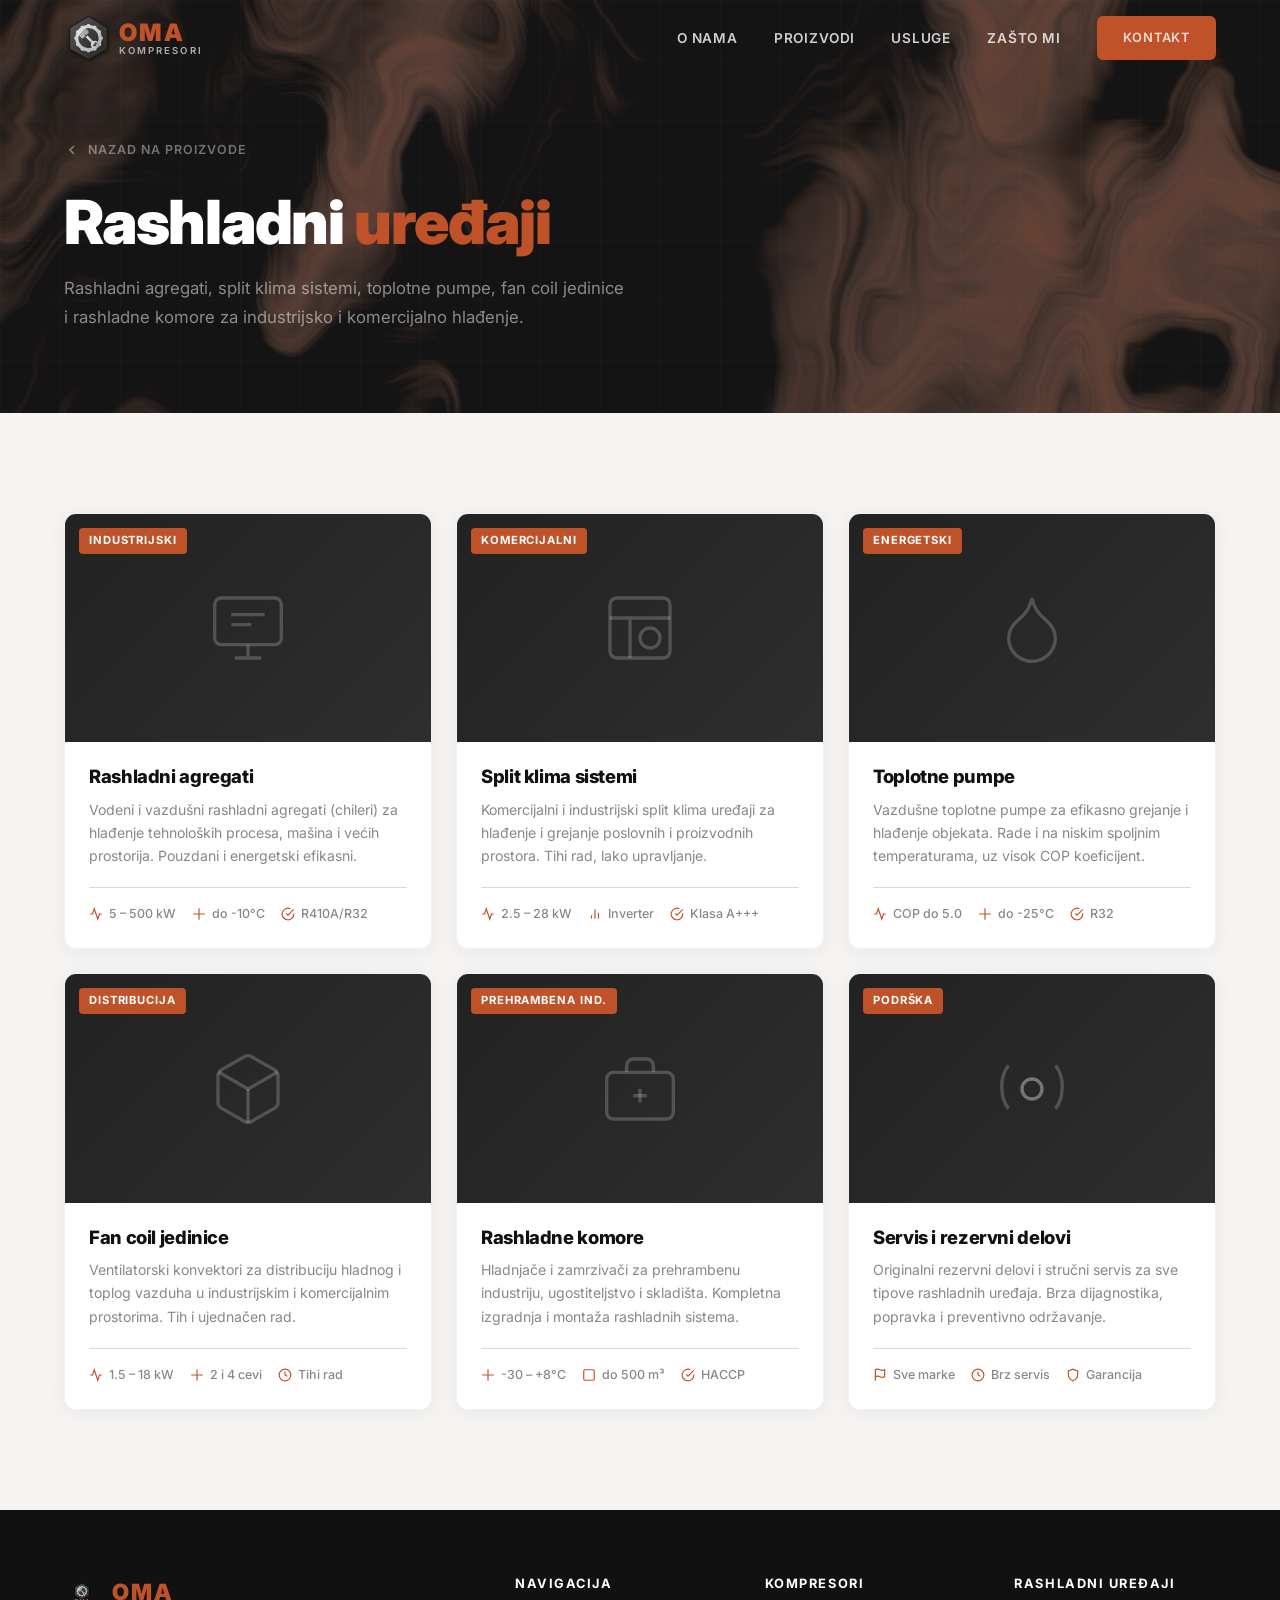
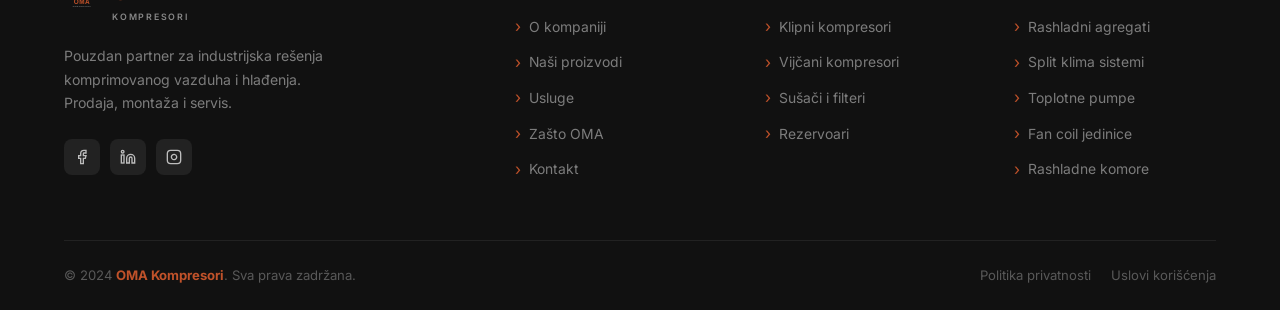
<file: rashladni.html>
<!DOCTYPE html>
<html lang="sr">
<head>
  <meta charset="UTF-8" />
  <meta name="viewport" content="width=device-width, initial-scale=1.0" />
  <title>Rashladni uređaji – OMA Kompresori</title>
  <meta name="description" content="Rashladni agregati, split klima sistemi, toplotne pumpe, fan coil jedinice i rashladne komore. OMA Kompresori – industrijska rešenja hlađenja." />
  <link rel="stylesheet" href="css/style.css" />
  <link rel="preconnect" href="https://fonts.googleapis.com" />
  <link rel="preconnect" href="https://fonts.gstatic.com" crossorigin />
  <link href="https://fonts.googleapis.com/css2?family=Inter:wght@400;500;600;700;800;900&display=swap" rel="stylesheet" />
</head>
<body>

<!-- ===== NAVBAR ===== -->
<nav id="navbar">
  <a href="index.html" class="nav-logo">
    <img src="bands_assets/oma-icon.svg" alt="OMA Kompresori Logo" />
    <div class="nav-logo-text">
      <span class="brand-oma">OMA</span>
      <span class="brand-sub">Kompresori</span>
    </div>
  </a>
  <ul class="nav-links">
    <li><a href="index.html#about">O nama</a></li>
    <li><a href="index.html#products">Proizvodi</a></li>
    <li><a href="index.html#services">Usluge</a></li>
    <li><a href="index.html#why-us">Zašto mi</a></li>
    <li><a href="index.html#contact" class="btn btn-primary nav-cta">Kontakt</a></li>
  </ul>
  <button class="nav-toggle" id="nav-toggle" aria-label="Otvori meni">
    <span></span><span></span><span></span>
  </button>
</nav>

<div class="mobile-nav" id="mobile-nav">
  <a href="index.html#about">O nama</a>
  <a href="index.html#products">Proizvodi</a>
  <a href="index.html#services">Usluge</a>
  <a href="index.html#why-us">Zašto mi</a>
  <a href="index.html#contact" class="btn btn-primary">Kontakt</a>
</div>

<!-- ===== PAGE HEADER ===== -->
<div class="page-header">
  <canvas id="page-header-smoke-canvas"></canvas>
  <div class="container">
    <div class="page-header-inner">
      <a href="index.html#products" class="breadcrumb">
        <svg xmlns="http://www.w3.org/2000/svg" viewBox="0 0 24 24" fill="none" stroke="currentColor" stroke-width="2.5"><polyline points="15 18 9 12 15 6"/></svg>
        Nazad na proizvode
      </a>
      <h1>Rashladni <span>uređaji</span></h1>
      <p class="page-header-desc">Rashladni agregati, split klima sistemi, toplotne pumpe, fan coil jedinice i rashladne komore za industrijsko i komercijalno hlađenje.</p>
    </div>
  </div>
</div>

<!-- ===== PRODUCTS ===== -->
<section id="products-page">
  <div class="container">
    <div class="products-grid">

      <div class="product-card fade-up">
        <div class="product-img">
          <div class="product-img-overlay"></div>
          <span class="product-tag">Industrijski</span>
          <svg class="product-icon" xmlns="http://www.w3.org/2000/svg" viewBox="0 0 24 24" fill="none" stroke="currentColor" stroke-width="1">
            <rect x="2" y="3" width="20" height="14" rx="2"/>
            <path d="M8 21h8M12 17v4"/>
            <path d="M7 8h10M7 11h6"/>
          </svg>
        </div>
        <div class="product-body">
          <h3 class="product-title">Rashladni agregati</h3>
          <p class="product-desc">Vodeni i vazdušni rashladni agregati (chileri) za hlađenje tehnoloških procesa, mašina i većih prostorija. Pouzdani i energetski efikasni.</p>
          <div class="product-specs">
            <span class="product-spec">
              <svg xmlns="http://www.w3.org/2000/svg" viewBox="0 0 24 24" fill="none" stroke="currentColor" stroke-width="2"><polyline points="22 12 18 12 15 21 9 3 6 12 2 12"/></svg>
              5 – 500 kW
            </span>
            <span class="product-spec">
              <svg xmlns="http://www.w3.org/2000/svg" viewBox="0 0 24 24" fill="none" stroke="currentColor" stroke-width="2"><path d="M12 2v20M2 12h20"/></svg>
              do -10°C
            </span>
            <span class="product-spec">
              <svg xmlns="http://www.w3.org/2000/svg" viewBox="0 0 24 24" fill="none" stroke="currentColor" stroke-width="2"><path d="M22 11.08V12a10 10 0 1 1-5.93-9.14"/><polyline points="22 4 12 14.01 9 11.01"/></svg>
              R410A/R32
            </span>
          </div>
        </div>
      </div>

      <div class="product-card fade-up">
        <div class="product-img">
          <div class="product-img-overlay"></div>
          <span class="product-tag">Komercijalni</span>
          <svg class="product-icon" xmlns="http://www.w3.org/2000/svg" viewBox="0 0 24 24" fill="none" stroke="currentColor" stroke-width="1">
            <rect x="3" y="3" width="18" height="18" rx="2"/>
            <path d="M3 9h18M9 21V9"/>
            <circle cx="15" cy="15" r="3"/>
          </svg>
        </div>
        <div class="product-body">
          <h3 class="product-title">Split klima sistemi</h3>
          <p class="product-desc">Komercijalni i industrijski split klima uređaji za hlađenje i grejanje poslovnih i proizvodnih prostora. Tihi rad, lako upravljanje.</p>
          <div class="product-specs">
            <span class="product-spec">
              <svg xmlns="http://www.w3.org/2000/svg" viewBox="0 0 24 24" fill="none" stroke="currentColor" stroke-width="2"><polyline points="22 12 18 12 15 21 9 3 6 12 2 12"/></svg>
              2.5 – 28 kW
            </span>
            <span class="product-spec">
              <svg xmlns="http://www.w3.org/2000/svg" viewBox="0 0 24 24" fill="none" stroke="currentColor" stroke-width="2"><path d="M18 20V10M12 20V4M6 20v-6"/></svg>
              Inverter
            </span>
            <span class="product-spec">
              <svg xmlns="http://www.w3.org/2000/svg" viewBox="0 0 24 24" fill="none" stroke="currentColor" stroke-width="2"><path d="M22 11.08V12a10 10 0 1 1-5.93-9.14"/><polyline points="22 4 12 14.01 9 11.01"/></svg>
              Klasa A+++
            </span>
          </div>
        </div>
      </div>

      <div class="product-card fade-up">
        <div class="product-img">
          <div class="product-img-overlay"></div>
          <span class="product-tag">Energetski</span>
          <svg class="product-icon" xmlns="http://www.w3.org/2000/svg" viewBox="0 0 24 24" fill="none" stroke="currentColor" stroke-width="1">
            <path d="M12 22a7 7 0 0 0 7-7c0-2-1-3.9-3-5.5s-3.5-4-4-6.5c-.5 2.5-2 4.9-4 6.5C6 11.1 5 13 5 15a7 7 0 0 0 7 7z"/>
          </svg>
        </div>
        <div class="product-body">
          <h3 class="product-title">Toplotne pumpe</h3>
          <p class="product-desc">Vazdušne toplotne pumpe za efikasno grejanje i hlađenje objekata. Rade i na niskim spoljnim temperaturama, uz visok COP koeficijent.</p>
          <div class="product-specs">
            <span class="product-spec">
              <svg xmlns="http://www.w3.org/2000/svg" viewBox="0 0 24 24" fill="none" stroke="currentColor" stroke-width="2"><polyline points="22 12 18 12 15 21 9 3 6 12 2 12"/></svg>
              COP do 5.0
            </span>
            <span class="product-spec">
              <svg xmlns="http://www.w3.org/2000/svg" viewBox="0 0 24 24" fill="none" stroke="currentColor" stroke-width="2"><path d="M12 2v20M2 12h20"/></svg>
              do -25°C
            </span>
            <span class="product-spec">
              <svg xmlns="http://www.w3.org/2000/svg" viewBox="0 0 24 24" fill="none" stroke="currentColor" stroke-width="2"><path d="M22 11.08V12a10 10 0 1 1-5.93-9.14"/><polyline points="22 4 12 14.01 9 11.01"/></svg>
              R32
            </span>
          </div>
        </div>
      </div>

      <div class="product-card fade-up">
        <div class="product-img">
          <div class="product-img-overlay"></div>
          <span class="product-tag">Distribucija</span>
          <svg class="product-icon" xmlns="http://www.w3.org/2000/svg" viewBox="0 0 24 24" fill="none" stroke="currentColor" stroke-width="1">
            <path d="M21 16V8a2 2 0 0 0-1-1.73l-7-4a2 2 0 0 0-2 0l-7 4A2 2 0 0 0 3 8v8a2 2 0 0 0 1 1.73l7 4a2 2 0 0 0 2 0l7-4A2 2 0 0 0 21 16z"/>
            <polyline points="3.27 6.96 12 12.01 20.73 6.96"/>
            <line x1="12" y1="22.08" x2="12" y2="12"/>
          </svg>
        </div>
        <div class="product-body">
          <h3 class="product-title">Fan coil jedinice</h3>
          <p class="product-desc">Ventilatorski konvektori za distribuciju hladnog i toplog vazduha u industrijskim i komercijalnim prostorima. Tih i ujednačen rad.</p>
          <div class="product-specs">
            <span class="product-spec">
              <svg xmlns="http://www.w3.org/2000/svg" viewBox="0 0 24 24" fill="none" stroke="currentColor" stroke-width="2"><polyline points="22 12 18 12 15 21 9 3 6 12 2 12"/></svg>
              1.5 – 18 kW
            </span>
            <span class="product-spec">
              <svg xmlns="http://www.w3.org/2000/svg" viewBox="0 0 24 24" fill="none" stroke="currentColor" stroke-width="2"><path d="M12 2v20M2 12h20"/></svg>
              2 i 4 cevi
            </span>
            <span class="product-spec">
              <svg xmlns="http://www.w3.org/2000/svg" viewBox="0 0 24 24" fill="none" stroke="currentColor" stroke-width="2"><circle cx="12" cy="12" r="10"/><polyline points="12 6 12 12 16 14"/></svg>
              Tihi rad
            </span>
          </div>
        </div>
      </div>

      <div class="product-card fade-up">
        <div class="product-img">
          <div class="product-img-overlay"></div>
          <span class="product-tag">Prehrambena ind.</span>
          <svg class="product-icon" xmlns="http://www.w3.org/2000/svg" viewBox="0 0 24 24" fill="none" stroke="currentColor" stroke-width="1">
            <rect x="2" y="7" width="20" height="14" rx="2"/>
            <path d="M16 7V5a2 2 0 0 0-2-2h-4a2 2 0 0 0-2 2v2"/>
            <line x1="12" y1="12" x2="12" y2="16"/>
            <line x1="10" y1="14" x2="14" y2="14"/>
          </svg>
        </div>
        <div class="product-body">
          <h3 class="product-title">Rashladne komore</h3>
          <p class="product-desc">Hladnjače i zamrzivači za prehrambenu industriju, ugostiteljstvo i skladišta. Kompletna izgradnja i montaža rashladnih sistema.</p>
          <div class="product-specs">
            <span class="product-spec">
              <svg xmlns="http://www.w3.org/2000/svg" viewBox="0 0 24 24" fill="none" stroke="currentColor" stroke-width="2"><path d="M12 2v20M2 12h20"/></svg>
              -30 – +8°C
            </span>
            <span class="product-spec">
              <svg xmlns="http://www.w3.org/2000/svg" viewBox="0 0 24 24" fill="none" stroke="currentColor" stroke-width="2"><rect x="3" y="3" width="18" height="18" rx="2"/></svg>
              do 500 m³
            </span>
            <span class="product-spec">
              <svg xmlns="http://www.w3.org/2000/svg" viewBox="0 0 24 24" fill="none" stroke="currentColor" stroke-width="2"><path d="M22 11.08V12a10 10 0 1 1-5.93-9.14"/><polyline points="22 4 12 14.01 9 11.01"/></svg>
              HACCP
            </span>
          </div>
        </div>
      </div>

      <div class="product-card fade-up">
        <div class="product-img">
          <div class="product-img-overlay"></div>
          <span class="product-tag">Podrška</span>
          <svg class="product-icon" xmlns="http://www.w3.org/2000/svg" viewBox="0 0 24 24" fill="none" stroke="currentColor" stroke-width="1">
            <circle cx="12" cy="12" r="3"/>
            <path d="M19.07 4.93A10 10 0 0 1 21 12a10 10 0 0 1-1.93 5.93M4.93 4.93A10 10 0 0 0 3 12a10 10 0 0 0 1.93 5.93"/>
            <path d="M15 12a3 3 0 1 1-6 0 3 3 0 0 1 6 0z"/>
          </svg>
        </div>
        <div class="product-body">
          <h3 class="product-title">Servis i rezervni delovi</h3>
          <p class="product-desc">Originalni rezervni delovi i stručni servis za sve tipove rashladnih uređaja. Brza dijagnostika, popravka i preventivno održavanje.</p>
          <div class="product-specs">
            <span class="product-spec">
              <svg xmlns="http://www.w3.org/2000/svg" viewBox="0 0 24 24" fill="none" stroke="currentColor" stroke-width="2"><path d="M4 15s1-1 4-1 5 2 8 2 4-1 4-1V3s-1 1-4 1-5-2-8-2-4 1-4 1z"/><line x1="4" y1="22" x2="4" y2="15"/></svg>
              Sve marke
            </span>
            <span class="product-spec">
              <svg xmlns="http://www.w3.org/2000/svg" viewBox="0 0 24 24" fill="none" stroke="currentColor" stroke-width="2"><circle cx="12" cy="12" r="10"/><polyline points="12 6 12 12 16 14"/></svg>
              Brz servis
            </span>
            <span class="product-spec">
              <svg xmlns="http://www.w3.org/2000/svg" viewBox="0 0 24 24" fill="none" stroke="currentColor" stroke-width="2"><path d="M12 22s8-4 8-10V5l-8-3-8 3v7c0 6 8 10 8 10z"/></svg>
              Garancija
            </span>
          </div>
        </div>
      </div>

    </div>
  </div>
</section>

<!-- ===== FOOTER ===== -->
<footer>
  <div class="container">
    <div class="footer-top">
      <div>
        <div class="footer-brand-logo">
          <img src="bands_assets/OMA Kompresori logo vektorski.svg" alt="OMA Kompresori" />
          <div>
            <div class="footer-brand-oma">OMA</div>
            <div class="footer-brand-sub">Kompresori</div>
          </div>
        </div>
        <p class="footer-brand-desc">Pouzdan partner za industrijska rešenja komprimovanog vazduha i hlađenja. Prodaja, montaža i servis.</p>
        <div class="footer-social">
          <a href="#" aria-label="Facebook"><svg xmlns="http://www.w3.org/2000/svg" viewBox="0 0 24 24" fill="none" stroke="currentColor" stroke-width="2"><path d="M18 2h-3a5 5 0 0 0-5 5v3H7v4h3v8h4v-8h3l1-4h-4V7a1 1 0 0 1 1-1h3z"/></svg></a>
          <a href="#" aria-label="LinkedIn"><svg xmlns="http://www.w3.org/2000/svg" viewBox="0 0 24 24" fill="none" stroke="currentColor" stroke-width="2"><path d="M16 8a6 6 0 0 1 6 6v7h-4v-7a2 2 0 0 0-2-2 2 2 0 0 0-2 2v7h-4v-7a6 6 0 0 1 6-6z"/><rect x="2" y="9" width="4" height="12"/><circle cx="4" cy="4" r="2"/></svg></a>
          <a href="#" aria-label="Instagram"><svg xmlns="http://www.w3.org/2000/svg" viewBox="0 0 24 24" fill="none" stroke="currentColor" stroke-width="2"><rect x="2" y="2" width="20" height="20" rx="5" ry="5"/><path d="M16 11.37A4 4 0 1 1 12.63 8 4 4 0 0 1 16 11.37z"/><line x1="17.5" y1="6.5" x2="17.51" y2="6.5"/></svg></a>
        </div>
      </div>
      <div class="footer-col">
        <h5>Navigacija</h5>
        <ul>
          <li><a href="index.html#about">O kompaniji</a></li>
          <li><a href="index.html#products">Naši proizvodi</a></li>
          <li><a href="index.html#services">Usluge</a></li>
          <li><a href="index.html#why-us">Zašto OMA</a></li>
          <li><a href="index.html#contact">Kontakt</a></li>
        </ul>
      </div>
      <div class="footer-col">
        <h5>Kompresori</h5>
        <ul>
          <li><a href="kompresori.html">Klipni kompresori</a></li>
          <li><a href="kompresori.html">Vijčani kompresori</a></li>
          <li><a href="kompresori.html">Sušači i filteri</a></li>
          <li><a href="kompresori.html">Rezervoari</a></li>
        </ul>
      </div>
      <div class="footer-col">
        <h5>Rashladni uređaji</h5>
        <ul>
          <li><a href="rashladni.html">Rashladni agregati</a></li>
          <li><a href="rashladni.html">Split klima sistemi</a></li>
          <li><a href="rashladni.html">Toplotne pumpe</a></li>
          <li><a href="rashladni.html">Fan coil jedinice</a></li>
          <li><a href="rashladni.html">Rashladne komore</a></li>
        </ul>
      </div>
    </div>
    <div class="footer-bottom">
      <p>&copy; 2024 <strong>OMA Kompresori</strong>. Sva prava zadržana.</p>
      <div class="footer-bottom-links">
        <a href="#">Politika privatnosti</a>
        <a href="#">Uslovi korišćenja</a>
      </div>
    </div>
  </div>
</footer>

<button id="scroll-top" aria-label="Nazad na vrh">
  <svg xmlns="http://www.w3.org/2000/svg" viewBox="0 0 24 24" fill="none" stroke="currentColor" stroke-width="2.5"><polyline points="18 15 12 9 6 15"/></svg>
</button>

<script src="js/main.js"></script>
</body>
</html>
</file>
<file: css/style.css>
/* ===== RESET & BASE ===== */
*, *::before, *::after {
  box-sizing: border-box;
  margin: 0;
  padding: 0;
}

:root {
  --rust: #c0522a;
  --rust-dark: #a0431f;
  --rust-light: #d4673d;
  --dark: #111111;
  --dark-2: #1a1a1a;
  --dark-3: #222222;
  --dark-4: #2e2e2e;
  --mid: #3a3a3a;
  --gray: #888888;
  --gray-light: #b0b0b0;
  --gray-lighter: #d8d8d8;
  --white: #ffffff;
  --off-white: #f5f4f2;
  --section-pad: 100px 0;
  --radius: 6px;
  --shadow: 0 8px 40px rgba(0,0,0,0.18);
  --transition: 0.3s ease;
}

html {
  scroll-behavior: smooth;
  font-size: 16px;
}

body {
  font-family: 'Inter', 'Segoe UI', Arial, sans-serif;
  color: var(--dark);
  background: var(--white);
  line-height: 1.6;
  overflow-x: hidden;
}

img { max-width: 100%; display: block; }
a { text-decoration: none; color: inherit; }
ul { list-style: none; }

/* ===== TYPOGRAPHY ===== */
h1, h2, h3, h4 {
  font-weight: 800;
  line-height: 1.15;
  letter-spacing: -0.02em;
}

.section-label {
  display: inline-block;
  font-size: 0.75rem;
  font-weight: 700;
  letter-spacing: 0.2em;
  text-transform: uppercase;
  color: var(--rust);
  margin-bottom: 12px;
}

.section-title {
  font-size: clamp(2rem, 4vw, 3rem);
  color: var(--dark);
  margin-bottom: 20px;
}

.section-title span {
  color: var(--rust);
}

.section-subtitle {
  font-size: 1.05rem;
  color: var(--gray);
  max-width: 560px;
  line-height: 1.7;
}

/* ===== CONTAINER ===== */
.container {
  width: 90%;
  max-width: 1200px;
  margin: 0 auto;
}

/* ===== BUTTONS ===== */
.btn {
  display: inline-flex;
  align-items: center;
  gap: 10px;
  padding: 14px 32px;
  border-radius: var(--radius);
  font-size: 0.95rem;
  font-weight: 700;
  letter-spacing: 0.04em;
  cursor: pointer;
  border: 2px solid transparent;
  transition: all var(--transition);
  text-transform: uppercase;
}

.btn-primary {
  background: var(--rust);
  color: var(--white);
  border-color: var(--rust);
}
.btn-primary:hover {
  background: var(--rust-dark);
  border-color: var(--rust-dark);
  transform: translateY(-2px);
  box-shadow: 0 8px 24px rgba(192,82,42,0.4);
}

.btn-outline {
  background: transparent;
  color: var(--white);
  border-color: rgba(255,255,255,0.5);
}
.btn-outline:hover {
  background: rgba(255,255,255,0.1);
  border-color: var(--white);
  transform: translateY(-2px);
}

.btn-dark {
  background: var(--dark);
  color: var(--white);
  border-color: var(--dark);
}
.btn-dark:hover {
  background: var(--mid);
  border-color: var(--mid);
  transform: translateY(-2px);
}

.btn svg {
  width: 18px;
  height: 18px;
  flex-shrink: 0;
}

/* ===== NAVBAR ===== */
#navbar {
  position: fixed;
  top: 0;
  left: 0;
  right: 0;
  z-index: 1000;
  padding: 0 5%;
  height: 76px;
  display: flex;
  align-items: center;
  justify-content: space-between;
  background: transparent;
  transition: background var(--transition), box-shadow var(--transition);
}

#navbar.scrolled {
  background: var(--dark);
  box-shadow: 0 2px 24px rgba(0,0,0,0.5);
}

.nav-logo {
  display: flex;
  align-items: center;
  gap: 6px;
}

.nav-logo img {
  height: 48px;
  width: auto;
}

.nav-logo-text {
  display: flex;
  flex-direction: column;
  line-height: 1.1;
}

.nav-logo-text .brand-oma {
  font-size: 1.5rem;
  font-weight: 900;
  color: var(--rust);
  letter-spacing: 0.08em;
}

.nav-logo-text .brand-sub {
  font-size: 0.6rem;
  font-weight: 600;
  letter-spacing: 0.22em;
  color: var(--gray-light);
  text-transform: uppercase;
}

.nav-links {
  display: flex;
  align-items: center;
  gap: 36px;
}

.nav-links a {
  font-size: 0.85rem;
  font-weight: 600;
  letter-spacing: 0.06em;
  text-transform: uppercase;
  color: rgba(255,255,255,0.8);
  transition: color var(--transition);
  position: relative;
}

.nav-links a::after {
  content: '';
  position: absolute;
  bottom: -4px;
  left: 0;
  width: 0;
  height: 2px;
  background: var(--rust);
  transition: width var(--transition);
}

.nav-links a:hover {
  color: var(--white);
}

.nav-links a:hover::after {
  width: 100%;
}

.nav-cta {
  padding: 10px 24px !important;
  font-size: 0.8rem !important;
}

.nav-toggle {
  display: none;
  flex-direction: column;
  gap: 5px;
  cursor: pointer;
  padding: 4px;
}

.nav-toggle span {
  display: block;
  width: 26px;
  height: 2px;
  background: var(--white);
  transition: all var(--transition);
  border-radius: 2px;
}

/* ===== HERO ===== */
#hero-smoke-canvas {
  position: absolute;
  inset: 0;
  width: 100%;
  height: 100%;
  display: block;
  z-index: 0;
}

#hero {
  min-height: 100vh;
  background: linear-gradient(135deg, var(--dark) 0%, #1c1c1c 40%, #2a1a12 100%);
  display: flex;
  align-items: center;
  position: relative;
  overflow: hidden;
  padding: 120px 0 80px;
}

.hero-bg-pattern {
  position: absolute;
  inset: 0;
  background-image:
    radial-gradient(circle at 20% 50%, rgba(192,82,42,0.08) 0%, transparent 50%),
    radial-gradient(circle at 80% 20%, rgba(192,82,42,0.05) 0%, transparent 40%);
  pointer-events: none;
}

.hero-grid-overlay {
  position: absolute;
  inset: 0;
  background-image:
    linear-gradient(rgba(255,255,255,0.02) 1px, transparent 1px),
    linear-gradient(90deg, rgba(255,255,255,0.02) 1px, transparent 1px);
  background-size: 60px 60px;
  pointer-events: none;
}

.hero-inner {
  position: relative;
  z-index: 2;
  display: grid;
  grid-template-columns: 1fr 1fr;
  gap: 60px;
  align-items: center;
}

.hero-content {}

.hero-badge {
  display: inline-flex;
  align-items: center;
  gap: 8px;
  background: rgba(192,82,42,0.15);
  border: 1px solid rgba(192,82,42,0.3);
  color: var(--rust-light);
  padding: 6px 16px;
  border-radius: 100px;
  font-size: 0.8rem;
  font-weight: 600;
  letter-spacing: 0.08em;
  text-transform: uppercase;
  margin-bottom: 28px;
}

.hero-badge-dot {
  width: 6px;
  height: 6px;
  background: var(--rust);
  border-radius: 50%;
  animation: pulse 2s infinite;
}

@keyframes pulse {
  0%, 100% { opacity: 1; transform: scale(1); }
  50% { opacity: 0.5; transform: scale(1.4); }
}

.hero-title {
  font-size: clamp(2.6rem, 5.5vw, 4.2rem);
  color: var(--white);
  margin-bottom: 24px;
  font-weight: 900;
}

.hero-title .accent {
  color: var(--rust);
  display: block;
}

.hero-desc {
  font-size: 1.1rem;
  color: rgba(255,255,255,0.65);
  max-width: 500px;
  margin-bottom: 40px;
  line-height: 1.75;
}

.hero-actions {
  display: flex;
  gap: 16px;
  flex-wrap: wrap;
}

.hero-stats {
  display: flex;
  gap: 40px;
  margin-top: 56px;
  padding-top: 40px;
  border-top: 1px solid rgba(255,255,255,0.1);
}

.hero-stat-num {
  font-size: 2rem;
  font-weight: 900;
  color: var(--white);
  line-height: 1;
}

.hero-stat-num span {
  color: var(--rust);
}

.hero-stat-label {
  font-size: 0.75rem;
  color: var(--gray);
  letter-spacing: 0.08em;
  text-transform: uppercase;
  margin-top: 4px;
}

.hero-visual {
  display: flex;
  justify-content: center;
  align-items: center;
  position: relative;
}

.hero-logo-wrap {
  position: relative;
  display: flex;
  align-items: center;
  justify-content: center;
}

.hero-logo-ring {
  position: absolute;
  border-radius: 50%;
  border: 1px solid rgba(192,82,42,0.2);
  animation: rotateRing 20s linear infinite;
}

.hero-logo-ring:nth-child(1) {
  width: 340px; height: 340px;
  animation-duration: 25s;
}
.hero-logo-ring:nth-child(2) {
  width: 420px; height: 420px;
  animation-direction: reverse;
  animation-duration: 35s;
  border-style: dashed;
  border-color: rgba(192,82,42,0.1);
}

@keyframes rotateRing {
  from { transform: rotate(0deg); }
  to { transform: rotate(360deg); }
}

.hero-logo-svg {
  position: relative;
  z-index: 2;
  filter: drop-shadow(0 20px 60px rgba(192,82,42,0.25));
  animation: floatLogo 6s ease-in-out infinite;
}

@keyframes floatLogo {
  0%, 100% { transform: translateY(0); }
  50% { transform: translateY(-14px); }
}

/* ===== TRUST BAR ===== */
#trust-bar {
  background: var(--off-white);
  border-top: 1px solid var(--gray-lighter);
  border-bottom: 1px solid var(--gray-lighter);
  padding: 28px 0;
}

.trust-inner {
  display: flex;
  align-items: center;
  justify-content: space-between;
  gap: 24px;
  flex-wrap: wrap;
}

.trust-label {
  font-size: 0.75rem;
  font-weight: 700;
  letter-spacing: 0.15em;
  text-transform: uppercase;
  color: var(--gray);
  white-space: nowrap;
}

.trust-divider {
  width: 1px;
  height: 30px;
  background: var(--gray-lighter);
}

.trust-items {
  display: flex;
  align-items: center;
  gap: 36px;
  flex-wrap: wrap;
}

.trust-item {
  display: flex;
  align-items: center;
  gap: 10px;
  font-size: 0.85rem;
  font-weight: 600;
  color: var(--mid);
}

.trust-icon {
  width: 32px;
  height: 32px;
  background: var(--rust);
  border-radius: 50%;
  display: flex;
  align-items: center;
  justify-content: center;
  flex-shrink: 0;
}

.trust-icon svg {
  width: 16px;
  height: 16px;
  color: var(--white);
}

/* ===== ABOUT ===== */
#about {
  padding: var(--section-pad);
  background: var(--white);
}

.about-grid {
  display: grid;
  grid-template-columns: 1fr 1fr;
  gap: 80px;
  align-items: center;
}

.about-visual {
  position: relative;
}

.about-img-frame {
  position: relative;
  border-radius: 12px;
  overflow: hidden;
  background: var(--dark-3);
  aspect-ratio: 4/3;
  display: flex;
  align-items: center;
  justify-content: center;
  border: 4px solid var(--rust);
}

.about-slideshow {
  position: relative;
  width: 100%;
  height: 100%;
}

.about-slide {
  position: absolute;
  inset: 0;
  width: 100%;
  height: 100%;
  object-fit: cover;
  opacity: 0;
  transform: scale(1.08);
  transition: opacity 1.2s ease, transform 6s ease;
}

.about-slide.active {
  opacity: 1;
  transform: scale(1);
  z-index: 1;
}

.about-content {}

.about-text {
  font-size: 1rem;
  color: #555;
  line-height: 1.8;
  margin-bottom: 16px;
}

.about-license-box {
  display: flex;
  align-items: flex-start;
  gap: 16px;
  margin-top: 24px;
  padding: 20px 24px;
  background: rgba(192,82,42,0.06);
  border-left: 3px solid var(--rust);
  border-radius: 8px;
}

.about-license-icon {
  width: 40px;
  height: 40px;
  border-radius: 8px;
  background: var(--rust);
  display: flex;
  align-items: center;
  justify-content: center;
  flex-shrink: 0;
}

.about-license-icon svg {
  width: 20px;
  height: 20px;
  color: var(--white);
}

.about-license-text strong {
  display: block;
  font-size: 0.98rem;
  font-weight: 700;
  color: var(--dark);
  margin-bottom: 6px;
}

.about-license-text p {
  font-size: 0.88rem;
  color: #555;
  line-height: 1.7;
}

.about-features {
  margin-top: 32px;
  display: grid;
  grid-template-columns: 1fr 1fr;
  gap: 16px;
}

.about-feature {
  display: flex;
  align-items: flex-start;
  gap: 12px;
}

.about-feature-icon {
  width: 36px;
  height: 36px;
  border-radius: 8px;
  background: rgba(192,82,42,0.1);
  display: flex;
  align-items: center;
  justify-content: center;
  flex-shrink: 0;
  margin-top: 2px;
}

.about-feature-icon svg {
  width: 18px;
  height: 18px;
  color: var(--rust);
}

.about-feature-text strong {
  display: block;
  font-size: 0.9rem;
  font-weight: 700;
  color: var(--dark);
  margin-bottom: 2px;
}

.about-feature-text span {
  font-size: 0.82rem;
  color: var(--gray);
}

/* ===== PRODUCTS ===== */
#products {
  padding: var(--section-pad);
  background: var(--off-white);
}

.products-header {
  display: flex;
  justify-content: space-between;
  align-items: flex-end;
  margin-bottom: 56px;
  gap: 24px;
  flex-wrap: wrap;
}

.products-grid {
  display: grid;
  grid-template-columns: repeat(3, 1fr);
  gap: 24px;
}

.product-card {
  background: var(--white);
  border-radius: 12px;
  overflow: hidden;
  box-shadow: 0 2px 20px rgba(0,0,0,0.06);
  transition: all var(--transition);
  cursor: pointer;
  border: 1px solid rgba(0,0,0,0.05);
}

.product-card:hover {
  transform: translateY(-6px);
  box-shadow: 0 16px 48px rgba(0,0,0,0.12);
  border-color: rgba(192,82,42,0.2);
}

.product-card:hover .product-img-overlay {
  opacity: 1;
}

.product-img {
  position: relative;
  aspect-ratio: 16/10;
  background: linear-gradient(135deg, var(--dark-3) 0%, var(--dark-4) 100%);
  display: flex;
  align-items: center;
  justify-content: center;
  overflow: hidden;
}

.product-img-overlay {
  position: absolute;
  inset: 0;
  background: rgba(192,82,42,0.15);
  opacity: 0;
  transition: opacity var(--transition);
}

.product-icon {
  width: 80px;
  height: 80px;
  color: rgba(255,255,255,0.2);
  position: relative;
  z-index: 1;
}

.product-tag {
  position: absolute;
  top: 14px;
  left: 14px;
  background: var(--rust);
  color: var(--white);
  font-size: 0.7rem;
  font-weight: 700;
  letter-spacing: 0.08em;
  text-transform: uppercase;
  padding: 4px 10px;
  border-radius: 4px;
  z-index: 2;
}

.product-body {
  padding: 24px;
}

.product-title {
  font-size: 1.15rem;
  font-weight: 800;
  color: var(--dark);
  margin-bottom: 10px;
}

.product-desc {
  font-size: 0.88rem;
  color: var(--gray);
  line-height: 1.65;
  margin-bottom: 20px;
}

.product-specs {
  display: flex;
  gap: 16px;
  flex-wrap: wrap;
  padding-top: 16px;
  border-top: 1px solid var(--gray-lighter);
}

.product-spec {
  display: flex;
  align-items: center;
  gap: 6px;
  font-size: 0.78rem;
  color: var(--gray);
  font-weight: 500;
}

.product-spec svg {
  width: 14px;
  height: 14px;
  color: var(--rust);
  flex-shrink: 0;
}

/* ===== SERVICES ===== */
#services {
  padding: var(--section-pad);
  background: var(--dark);
}

#services .section-title {
  color: var(--white);
}

#services .section-subtitle {
  color: rgba(255,255,255,0.5);
}

.services-header {
  text-align: center;
  margin-bottom: 64px;
}

.services-header .section-subtitle {
  margin: 0 auto;
}

.services-grid {
  display: grid;
  grid-template-columns: repeat(4, 1fr);
  gap: 2px;
  background: rgba(255,255,255,0.06);
  border-radius: 12px;
  overflow: hidden;
}

.service-card {
  background: var(--dark-2);
  padding: 40px 28px;
  transition: all var(--transition);
  position: relative;
  overflow: hidden;
}

.service-card::before {
  content: '';
  position: absolute;
  top: 0;
  left: 0;
  right: 0;
  height: 3px;
  background: var(--rust);
  transform: scaleX(0);
  transition: transform var(--transition);
}

.service-card:hover {
  background: var(--dark-4);
}

.service-card:hover::before {
  transform: scaleX(1);
}

.service-icon {
  width: 56px;
  height: 56px;
  border-radius: 12px;
  background: rgba(192,82,42,0.15);
  border: 1px solid rgba(192,82,42,0.25);
  display: flex;
  align-items: center;
  justify-content: center;
  margin-bottom: 24px;
  transition: all var(--transition);
}

.service-icon svg {
  width: 26px;
  height: 26px;
  color: var(--rust);
}

.service-card:hover .service-icon {
  background: var(--rust);
  border-color: var(--rust);
}

.service-card:hover .service-icon svg {
  color: var(--white);
}

.service-title {
  font-size: 1.05rem;
  font-weight: 700;
  color: var(--white);
  margin-bottom: 12px;
}

.service-desc {
  font-size: 0.85rem;
  color: rgba(255,255,255,0.45);
  line-height: 1.7;
}

/* ===== WHY US ===== */
#why-us {
  padding: var(--section-pad);
  background: var(--white);
}

.why-grid {
  display: grid;
  grid-template-columns: 1fr 1fr;
  gap: 80px;
  align-items: center;
}

.why-content {}

.why-list {
  margin-top: 36px;
  display: flex;
  flex-direction: column;
  gap: 28px;
}

.why-item {
  display: flex;
  gap: 20px;
  align-items: flex-start;
}

.why-num {
  font-size: 2rem;
  font-weight: 900;
  color: var(--gray-lighter);
  line-height: 1;
  min-width: 40px;
  padding-top: 4px;
}

.why-item-body strong {
  display: block;
  font-size: 1rem;
  font-weight: 700;
  color: var(--dark);
  margin-bottom: 6px;
}

.why-item-body p {
  font-size: 0.9rem;
  color: var(--gray);
  line-height: 1.65;
}

.why-visual {
  display: grid;
  grid-template-columns: 1fr 1fr;
  gap: 16px;
}

.why-stat-card {
  background: var(--off-white);
  border-radius: 12px;
  padding: 28px 24px;
  text-align: center;
  border: 1px solid var(--gray-lighter);
  transition: all var(--transition);
}

.why-stat-card:hover {
  border-color: var(--rust);
  transform: translateY(-4px);
  box-shadow: var(--shadow);
}

.why-stat-card:nth-child(2) {
  margin-top: 24px;
}

.why-stat-card:nth-child(4) {
  margin-top: -24px;
}

.why-stat-icon {
  width: 44px;
  height: 44px;
  background: rgba(192,82,42,0.1);
  border-radius: 10px;
  display: flex;
  align-items: center;
  justify-content: center;
  margin: 0 auto 16px;
}

.why-stat-icon svg {
  width: 22px;
  height: 22px;
  color: var(--rust);
}

.why-stat-num {
  font-size: 2rem;
  font-weight: 900;
  color: var(--dark);
  line-height: 1;
  margin-bottom: 6px;
}

.why-stat-num span {
  color: var(--rust);
}

.why-stat-label {
  font-size: 0.8rem;
  color: var(--gray);
  letter-spacing: 0.06em;
  text-transform: uppercase;
}

/* ===== CONTACT ===== */
#contact {
  padding: var(--section-pad);
  background: var(--off-white);
}

.contact-grid {
  display: grid;
  grid-template-columns: 1fr 1.5fr;
  gap: 64px;
  align-items: start;
}

.contact-info {}

.contact-info-items {
  margin-top: 36px;
  display: flex;
  flex-direction: column;
  gap: 28px;
}

.contact-info-item {
  display: flex;
  gap: 16px;
  align-items: flex-start;
}

.contact-info-icon {
  width: 44px;
  height: 44px;
  background: var(--rust);
  border-radius: 10px;
  display: flex;
  align-items: center;
  justify-content: center;
  flex-shrink: 0;
}

.contact-info-icon svg {
  width: 20px;
  height: 20px;
  color: var(--white);
}

.contact-info-label {
  font-size: 0.75rem;
  font-weight: 700;
  letter-spacing: 0.1em;
  text-transform: uppercase;
  color: var(--gray);
  margin-bottom: 4px;
}

.contact-info-value {
  font-size: 0.95rem;
  font-weight: 600;
  color: var(--dark);
  line-height: 1.5;
}

.contact-hours {
  margin-top: 36px;
  padding: 24px;
  background: var(--dark);
  border-radius: 12px;
  color: var(--white);
}

.contact-hours h4 {
  font-size: 0.8rem;
  letter-spacing: 0.12em;
  text-transform: uppercase;
  color: var(--rust);
  margin-bottom: 16px;
}

.hours-row {
  display: flex;
  justify-content: space-between;
  font-size: 0.88rem;
  padding: 6px 0;
  border-bottom: 1px solid rgba(255,255,255,0.06);
  color: rgba(255,255,255,0.75);
}

.hours-row:last-child { border-bottom: none; }

.contact-map {
  margin-top: 48px;
  border-radius: 16px;
  overflow: hidden;
  box-shadow: var(--shadow);
}

/* ===== FORM ===== */
.contact-form {
  background: var(--white);
  border-radius: 16px;
  padding: 44px;
  box-shadow: var(--shadow);
}

.form-title {
  font-size: 1.4rem;
  font-weight: 800;
  color: var(--dark);
  margin-bottom: 8px;
}

.form-subtitle {
  font-size: 0.88rem;
  color: var(--gray);
  margin-bottom: 32px;
}

.form-row {
  display: grid;
  grid-template-columns: 1fr 1fr;
  gap: 16px;
}

.form-group {
  margin-bottom: 20px;
}

.form-group label {
  display: block;
  font-size: 0.8rem;
  font-weight: 700;
  letter-spacing: 0.06em;
  text-transform: uppercase;
  color: var(--dark);
  margin-bottom: 8px;
}

.form-group input,
.form-group select,
.form-group textarea {
  width: 100%;
  padding: 12px 16px;
  border: 2px solid var(--gray-lighter);
  border-radius: var(--radius);
  font-size: 0.92rem;
  color: var(--dark);
  background: var(--white);
  transition: border-color var(--transition);
  font-family: inherit;
  outline: none;
  appearance: none;
}

.form-group input:focus,
.form-group select:focus,
.form-group textarea:focus {
  border-color: var(--rust);
  box-shadow: 0 0 0 3px rgba(192,82,42,0.1);
}

.form-group textarea {
  resize: vertical;
  min-height: 120px;
}

.form-group select {
  background-image: url("data:image/svg+xml,%3Csvg xmlns='http://www.w3.org/2000/svg' width='16' height='16' viewBox='0 0 24 24' fill='none' stroke='%23888' stroke-width='2'%3E%3Cpolyline points='6 9 12 15 18 9'/%3E%3C/svg%3E");
  background-repeat: no-repeat;
  background-position: right 14px center;
  padding-right: 40px;
}

/* ===== FOOTER ===== */
footer {
  background: var(--dark);
  color: rgba(255,255,255,0.6);
}

.footer-top {
  padding: 64px 0 48px;
  display: grid;
  grid-template-columns: 2fr 1fr 1fr 1fr;
  gap: 48px;
  border-bottom: 1px solid rgba(255,255,255,0.07);
}

.footer-brand-logo {
  display: flex;
  align-items: center;
  gap: 12px;
  margin-bottom: 20px;
}

.footer-brand-logo img {
  height: 36px;
  width: 36px;
}

.footer-brand-oma {
  font-size: 1.4rem;
  font-weight: 900;
  color: var(--rust);
  letter-spacing: 0.1em;
}

.footer-brand-sub {
  font-size: 0.55rem;
  font-weight: 600;
  letter-spacing: 0.2em;
  color: var(--gray);
  text-transform: uppercase;
}

.footer-brand-desc {
  font-size: 0.88rem;
  line-height: 1.7;
  color: rgba(255,255,255,0.45);
  margin-bottom: 24px;
  max-width: 280px;
}

.footer-social {
  display: flex;
  gap: 10px;
}

.footer-social a {
  width: 36px;
  height: 36px;
  border-radius: 8px;
  background: rgba(255,255,255,0.07);
  display: flex;
  align-items: center;
  justify-content: center;
  transition: all var(--transition);
}

.footer-social a:hover {
  background: var(--rust);
}

.footer-social a svg {
  width: 16px;
  height: 16px;
  color: rgba(255,255,255,0.7);
}

.footer-col h5 {
  font-size: 0.8rem;
  font-weight: 700;
  letter-spacing: 0.12em;
  text-transform: uppercase;
  color: var(--white);
  margin-bottom: 20px;
}

.footer-col ul li {
  margin-bottom: 10px;
}

.footer-col ul li a {
  font-size: 0.87rem;
  color: rgba(255,255,255,0.45);
  transition: color var(--transition);
  display: flex;
  align-items: center;
  gap: 8px;
}

.footer-col ul li a:hover {
  color: var(--rust);
}

.footer-col ul li a::before {
  content: '›';
  color: var(--rust);
  font-size: 1rem;
}

.footer-bottom {
  padding: 24px 0;
  display: flex;
  align-items: center;
  justify-content: space-between;
  gap: 16px;
  flex-wrap: wrap;
}

.footer-bottom p {
  font-size: 0.82rem;
  color: rgba(255,255,255,0.3);
}

.footer-bottom p strong {
  color: var(--rust);
  font-weight: 700;
}

.footer-bottom-links {
  display: flex;
  gap: 20px;
}

.footer-bottom-links a {
  font-size: 0.82rem;
  color: rgba(255,255,255,0.3);
  transition: color var(--transition);
}

.footer-bottom-links a:hover {
  color: var(--rust);
}

/* ===== SCROLL TO TOP ===== */
#scroll-top {
  position: fixed;
  bottom: 32px;
  right: 32px;
  width: 44px;
  height: 44px;
  background: var(--rust);
  color: var(--white);
  border: none;
  border-radius: 10px;
  cursor: pointer;
  display: flex;
  align-items: center;
  justify-content: center;
  box-shadow: 0 4px 16px rgba(192,82,42,0.4);
  opacity: 0;
  transform: translateY(20px);
  transition: all var(--transition);
  z-index: 999;
}

#scroll-top.visible {
  opacity: 1;
  transform: translateY(0);
}

#scroll-top:hover {
  background: var(--rust-dark);
  transform: translateY(-3px);
}

#scroll-top svg {
  width: 20px;
  height: 20px;
}

/* ===== MOBILE MENU ===== */
.mobile-nav {
  display: none;
  position: fixed;
  top: 76px;
  left: 0;
  right: 0;
  background: var(--dark);
  padding: 24px;
  z-index: 999;
  box-shadow: 0 8px 32px rgba(0,0,0,0.4);
  border-top: 1px solid rgba(255,255,255,0.07);
  flex-direction: column;
  gap: 4px;
}

.mobile-nav.open {
  display: flex;
}

.mobile-nav a {
  padding: 12px 16px;
  font-size: 0.9rem;
  font-weight: 600;
  color: rgba(255,255,255,0.8);
  border-radius: var(--radius);
  transition: all var(--transition);
}

.mobile-nav a:hover {
  background: rgba(255,255,255,0.07);
  color: var(--white);
}

.mobile-nav .btn {
  margin-top: 12px;
  justify-content: center;
}

/* ===== ANIMATIONS ===== */
.fade-up {
  opacity: 0;
  transform: translateY(30px);
  transition: opacity 0.6s ease, transform 0.6s ease;
}

.fade-up.visible {
  opacity: 1;
  transform: translateY(0);
}

.fade-up:nth-child(2) { transition-delay: 0.1s; }
.fade-up:nth-child(3) { transition-delay: 0.2s; }
.fade-up:nth-child(4) { transition-delay: 0.3s; }
.fade-up:nth-child(5) { transition-delay: 0.4s; }
.fade-up:nth-child(6) { transition-delay: 0.5s; }

/* ===== CATEGORY SELECTOR ===== */
.category-selector {
  display: grid;
  grid-template-columns: 1fr 1fr;
  gap: 24px;
  margin-top: 16px;
}

.category-card {
  background: var(--dark);
  border: 1px solid var(--dark-4);
  border-radius: 16px;
  padding: 56px 48px;
  display: flex;
  flex-direction: column;
  gap: 20px;
  cursor: pointer;
  transition: all 0.35s ease;
  text-decoration: none;
  color: inherit;
  position: relative;
  overflow: hidden;
}

.category-card::before {
  content: '';
  position: absolute;
  inset: 0;
  background: radial-gradient(circle at 30% 50%, rgba(192,82,42,0.07) 0%, transparent 60%);
  opacity: 0;
  transition: opacity 0.35s ease;
}

.category-card:hover::before { opacity: 1; }

.category-card:hover {
  border-color: var(--rust);
  transform: translateY(-6px);
  box-shadow: 0 24px 64px rgba(0,0,0,0.35), 0 0 0 1px rgba(192,82,42,0.3);
}

.category-card-icon {
  width: 64px;
  height: 64px;
  background: rgba(192,82,42,0.12);
  border: 1px solid rgba(192,82,42,0.25);
  border-radius: 14px;
  display: flex;
  align-items: center;
  justify-content: center;
  transition: all 0.35s ease;
}

.category-card-icon svg {
  width: 32px;
  height: 32px;
  color: var(--rust);
}

.category-card:hover .category-card-icon {
  background: var(--rust);
  border-color: var(--rust);
}

.category-card:hover .category-card-icon svg { color: var(--white); }

.category-card h3 {
  font-size: 2rem;
  font-weight: 900;
  color: var(--white);
  letter-spacing: -0.02em;
}

.category-card p {
  color: rgba(255,255,255,0.48);
  font-size: 0.95rem;
  line-height: 1.72;
  flex: 1;
}

.category-arrow {
  display: flex;
  align-items: center;
  gap: 10px;
  color: var(--rust);
  font-size: 0.82rem;
  font-weight: 700;
  letter-spacing: 0.08em;
  text-transform: uppercase;
  margin-top: 8px;
  transition: gap 0.3s ease;
}

.category-arrow svg {
  width: 18px;
  height: 18px;
  transition: transform 0.3s ease;
}

.category-card:hover .category-arrow { gap: 16px; }
.category-card:hover .category-arrow svg { transform: translateX(4px); }

.category-count {
  position: absolute;
  top: 24px;
  right: 24px;
  background: rgba(192,82,42,0.1);
  border: 1px solid rgba(192,82,42,0.2);
  color: var(--rust);
  font-size: 0.72rem;
  font-weight: 700;
  letter-spacing: 0.1em;
  padding: 4px 12px;
  border-radius: 100px;
  text-transform: uppercase;
}

/* ===== PAGE HEADER ===== */
.page-header {
  background: linear-gradient(135deg, var(--dark) 0%, #1c1c1c 60%, #2a1a12 100%);
  padding: 140px 0 80px;
  position: relative;
  overflow: hidden;
}

#page-header-smoke-canvas {
  position: absolute;
  inset: 0;
  width: 100%;
  height: 100%;
  display: block;
  z-index: 0;
}

.page-header::before {
  content: '';
  position: absolute;
  inset: 0;
  z-index: 1;
  background-image:
    linear-gradient(rgba(255,255,255,0.02) 1px, transparent 1px),
    linear-gradient(90deg, rgba(255,255,255,0.02) 1px, transparent 1px);
  background-size: 60px 60px;
  pointer-events: none;
}

.page-header-inner { position: relative; z-index: 2; }

.breadcrumb {
  display: inline-flex;
  align-items: center;
  gap: 8px;
  color: rgba(255,255,255,0.4);
  font-size: 0.78rem;
  font-weight: 600;
  letter-spacing: 0.08em;
  text-transform: uppercase;
  margin-bottom: 28px;
  transition: color 0.3s ease;
}

.breadcrumb:hover { color: var(--rust); }
.breadcrumb svg { width: 16px; height: 16px; }

.page-header h1 {
  font-size: clamp(2.4rem, 5vw, 3.8rem);
  color: var(--white);
  font-weight: 900;
  letter-spacing: -0.02em;
  margin-bottom: 16px;
}

.page-header h1 span { color: var(--rust); }

.page-header-desc {
  font-size: 1.05rem;
  color: rgba(255,255,255,0.5);
  max-width: 560px;
  line-height: 1.75;
}

#products-page {
  padding: var(--section-pad);
  background: var(--off-white);
}

/* ===== RESPONSIVE ===== */
@media (max-width: 1100px) {
  .services-grid {
    grid-template-columns: repeat(2, 1fr);
  }
  .footer-top {
    grid-template-columns: 1fr 1fr;
  }
}

@media (max-width: 900px) {
  .hero-inner {
    grid-template-columns: 1fr;
    text-align: center;
  }
  .hero-desc { margin: 0 auto 40px; }
  .hero-actions { justify-content: center; }
  .hero-stats { justify-content: center; }
  .hero-visual { display: none; }
  .about-grid,
  .why-grid,
  .contact-grid {
    grid-template-columns: 1fr;
    gap: 40px;
  }
  .products-grid {
    grid-template-columns: repeat(2, 1fr);
  }
}

@media (max-width: 768px) {
  .nav-links { display: none; }
  .nav-toggle { display: flex; }
  :root { --section-pad: 72px 0; }
  .products-grid { grid-template-columns: 1fr; }
  .services-grid { grid-template-columns: 1fr; }
  .why-visual { grid-template-columns: 1fr 1fr; }
  .why-stat-card:nth-child(2),
  .why-stat-card:nth-child(4) { margin-top: 0; }
  .form-row { grid-template-columns: 1fr; }
  .contact-form { padding: 28px 20px; }
  .footer-top { grid-template-columns: 1fr; gap: 32px; }
  .footer-bottom { flex-direction: column; text-align: center; }
  .products-header { flex-direction: column; align-items: flex-start; }
  .hero-stats { gap: 24px; flex-wrap: wrap; justify-content: center; }
  .trust-inner { flex-direction: column; align-items: flex-start; gap: 16px; }
  .trust-divider { display: none; }
  .category-selector { grid-template-columns: 1fr; }
  .category-card { padding: 36px 28px; }
  .category-card h3 { font-size: 1.5rem; }
  .page-header { padding: 110px 0 56px; }
}
</file>
